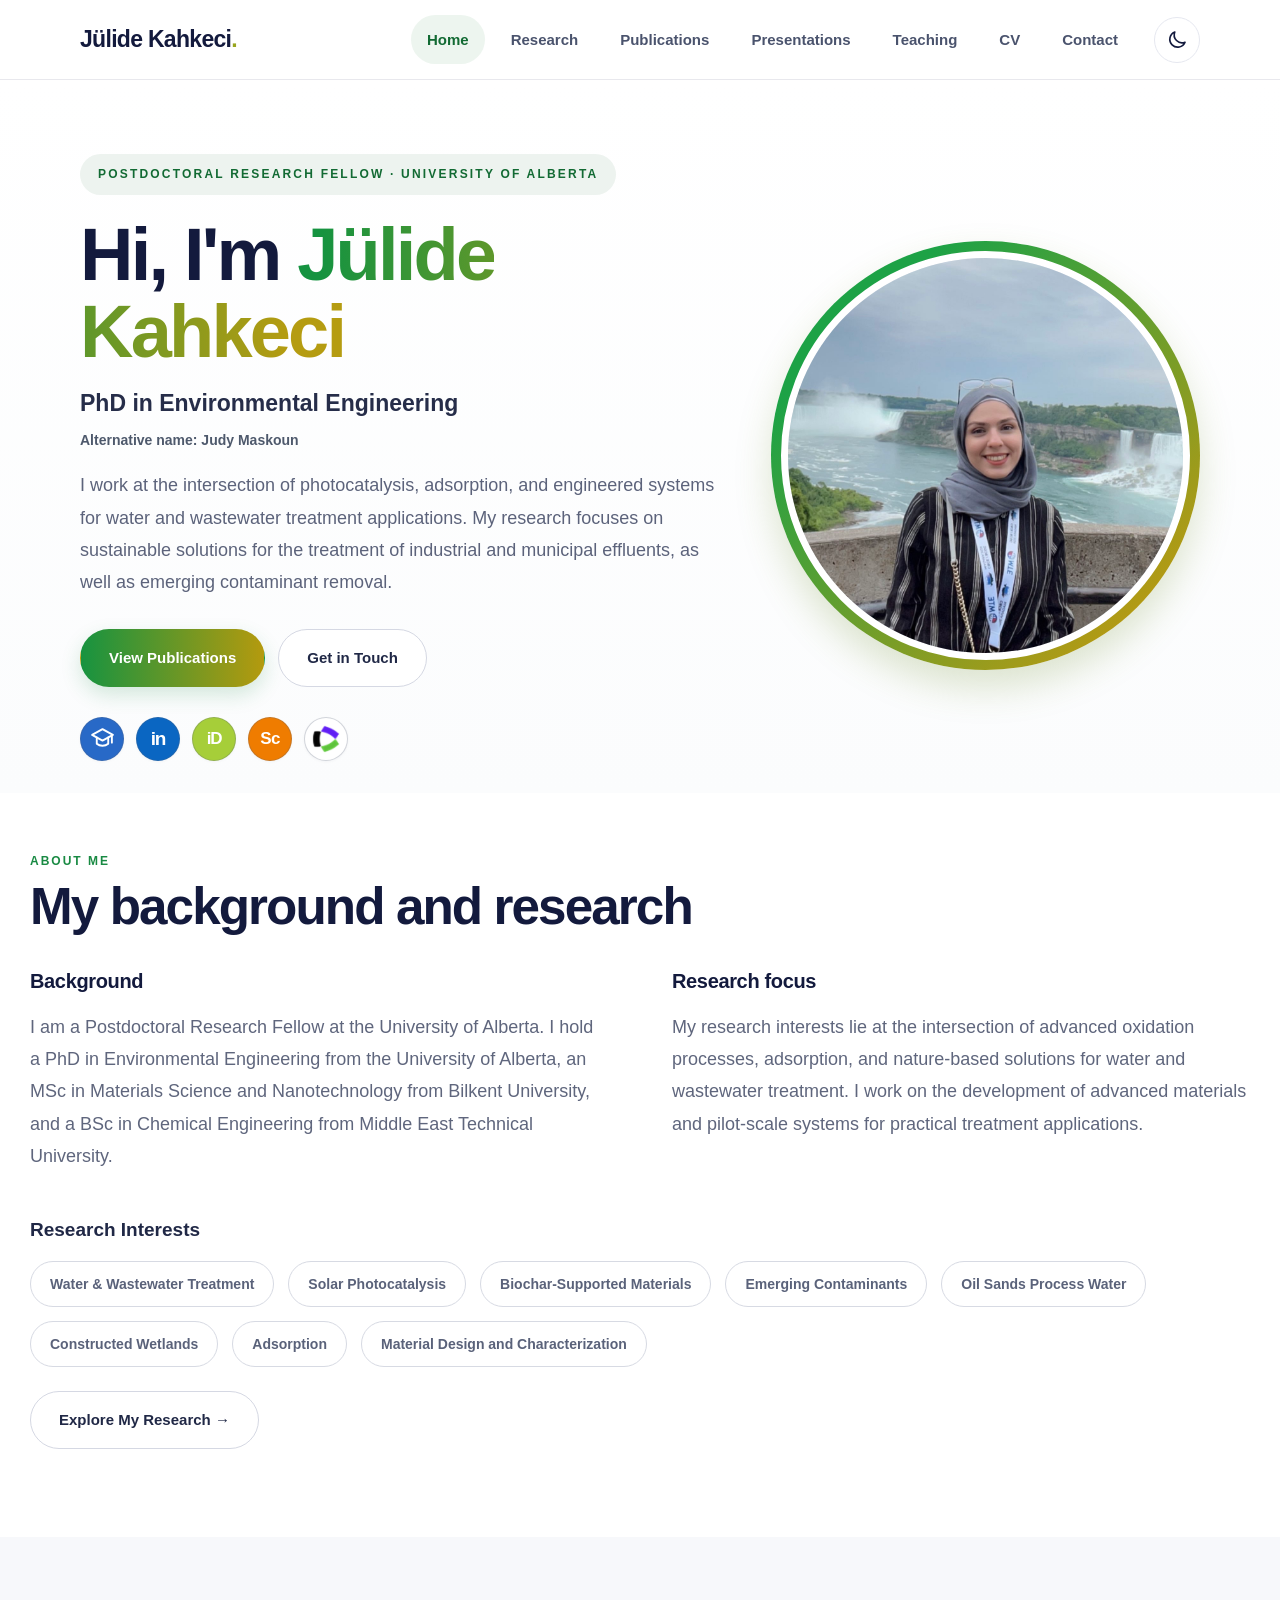
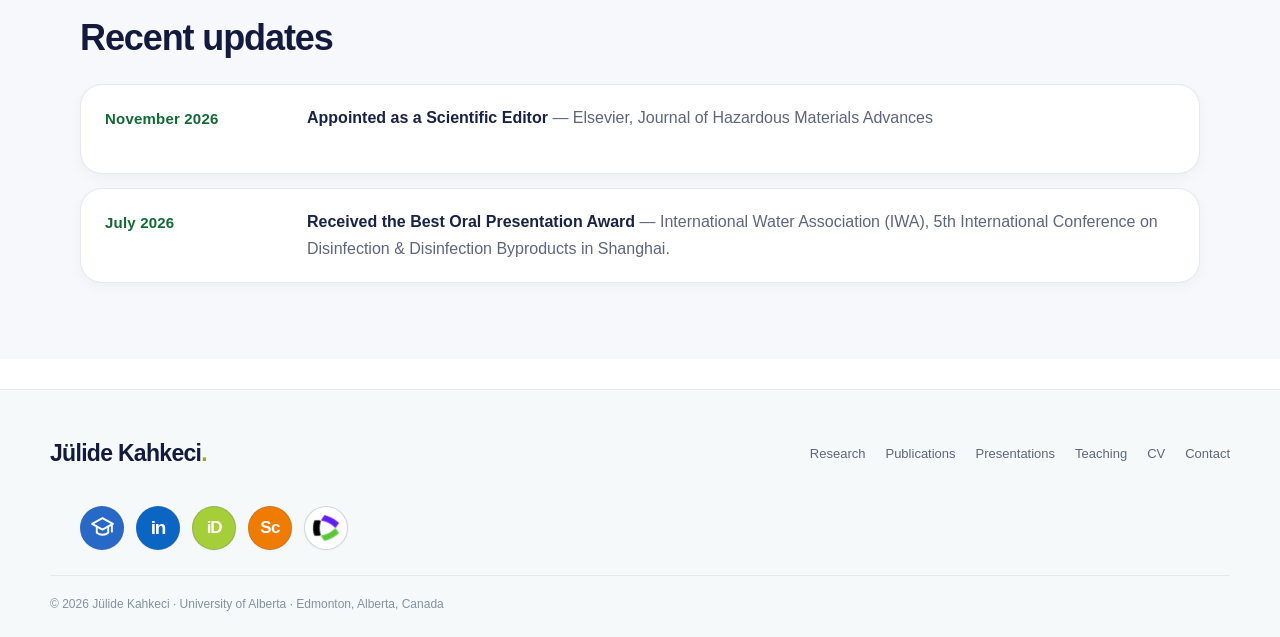
<file: index.html>
<!DOCTYPE html>

<html lang="en"><head><meta charset="utf-8"/><meta content="width=device-width,initial-scale=1" name="viewport"/><meta content="Water and wastewater treatment, biochar and photocatalysis." name="description"/><meta content="#ffffff" name="theme-color"/><meta content="Home — Jülide Kahkeci" property="og:title"/><meta content="Water and wastewater treatment, biochar and photocatalysis." property="og:description"/><meta content="website" property="og:type"/><title>Home — Jülide Kahkeci</title><script>try{const p=localStorage.getItem("julide-site-theme");const dark=p==="dark"||(p!=="light"&&window.matchMedia("(prefers-color-scheme: dark)").matches);document.documentElement.dataset.theme=dark?"dark":"light"}catch(e){document.documentElement.dataset.theme="light"}</script><link href="./assets/style.css" rel="stylesheet"/><link href="./assets/site-refinements.css" rel="stylesheet"/><link href="./assets/favicon.svg" rel="icon" type="image/svg+xml"/><link href="./assets/home-research-controls.css" rel="stylesheet"/></head><body data-page="home"><a class="skip" href="#main">Skip to content</a><header class="site-header"><div class="container header-in"><a class="logo" href="./">Jülide Kahkeci<span>.</span></a><button aria-controls="site-nav" aria-expanded="false" aria-label="Toggle menu" class="menu-toggle">☰</button><nav aria-label="Main navigation" id="site-nav"><a aria-current="page" class="active" href="./">Home</a><a class="" href="./research/">Research</a><a class="" href="./publications/">Publications</a><a class="" href="./presentations/">Presentations</a><a class="" href="./teaching/">Teaching</a><a class="" href="./cv/">CV</a><a class="" href="./contact/">Contact</a></nav><button aria-label="Switch to dark mode" aria-pressed="false" class="theme-toggle" title="Switch to dark mode" type="button"><svg aria-hidden="true" class="theme-icon theme-icon-moon" fill="none" stroke="currentColor" stroke-linecap="round" stroke-linejoin="round" stroke-width="1.9" viewbox="0 0 24 24"><path d="M20.6 15.1A9 9 0 0 1 8.9 3.4a9 9 0 1 0 11.7 11.7Z"></path></svg><svg aria-hidden="true" class="theme-icon theme-icon-sun" fill="none" stroke="currentColor" stroke-linecap="round" stroke-linejoin="round" stroke-width="1.9" viewbox="0 0 24 24"><circle cx="12" cy="12" r="4"></circle><path d="M12 2v2m0 16v2M4.93 4.93l1.42 1.42m11.3 11.3 1.42 1.42M2 12h2m16 0h2M4.93 19.07l1.42-1.42m11.3-11.3 1.42-1.42"></path></svg></button></div></header><main id="main"><section class="hero hero-academic"><div class="container"><div class="hero-layout"><div class="hero-copy"><div class="eyebrow">POSTDOCTORAL RESEARCH FELLOW · UNIVERSITY OF ALBERTA</div><h1>Hi, I'm <span class="name-accent">Jülide Kahkeci</span></h1><p class="hero-title">PhD in Environmental Engineering</p><p class="alternate-name"><strong>Alternative name: Judy Maskoun</strong></p><p class="lead">I work at the intersection of photocatalysis, adsorption, and engineered treatment systems for water and wastewater applications. My research focuses on sustainable solutions for the treatment of industrial and municipal effluents, as well as emerging contaminant removal.</p><div class="button-row"><a class="btn gradient" href="./publications/">View Publications</a><a class="btn outline" href="./contact/">Get in Touch</a></div><div class="hero-profiles"><div aria-label="Academic profiles" class="profile-links"><div aria-label="Academic profile links" class="profile-icon-list"><a aria-label="Google Scholar" class="profile-icon profile-scholar" href="https://scholar.google.ca/citations?user=53lfFYoAAAAJ&amp;hl=en&amp;oi=ao" rel="noopener noreferrer" target="_blank" title="Google Scholar"><span aria-hidden="true" class="icon-symbol"><svg viewbox="0 0 24 24"><path d="M2 8.5 12 3l10 5.5-10 5.5z"></path><path d="M6.5 11v6c3 2.6 8 2.6 11 0v-6"></path><path d="M21 9v7"></path></svg></span></a><a aria-label="LinkedIn" class="profile-icon profile-linkedin" href="https://www.linkedin.com/in/judy-maskoun-kahkeci/" rel="noopener noreferrer" target="_blank" title="LinkedIn"><span aria-hidden="true" class="icon-symbol">in</span></a><a aria-label="ORCID" class="profile-icon profile-orcid" href="https://orcid.org/0000-0002-6575-7704" rel="noopener noreferrer" target="_blank" title="ORCID"><span aria-hidden="true" class="icon-symbol">iD</span></a><a aria-label="Scopus" class="profile-icon profile-scopus" href="https://www.scopus.com/authid/detail.uri?authorId=58640732800" rel="noopener noreferrer" target="_blank" title="Scopus"><span aria-hidden="true" class="icon-symbol">S</span></a><a aria-label="Web of Science" class="profile-icon profile-wos" href="https://www.webofscience.com/wos/author/record/3866087?state=%7B%7D" rel="noopener noreferrer" target="_blank" title="Web of Science"><span aria-hidden="true" class="icon-symbol"><img alt="" height="32" src="./assets/icons/web-of-science.png?v=20261024b" width="32"/></span></a></div></div></div></div><div class="hero-portrait-wrap"><div class="hero-portrait-ring"><div class="hero-portrait"><img alt="Portrait of Jülide Kahkeci" src="./assets/uploads/julide-profile.jpg"/></div></div></div></div><div class="stats stats-academic" hidden=""><a aria-label="View Publications" class="stat cardlike stat-link" href="./publications/"><div class="stat-num">7</div><div class="stat-label">Publications</div></a><a aria-label="View Talks &amp; Presentations" class="stat cardlike stat-link" href="./presentations/"><div class="stat-num">7</div><div class="stat-label">Talks &amp; Presentations</div></a><a aria-label="View Awards" class="stat cardlike stat-link" href="./cv/#cv-awards"><div class="stat-num">12</div><div class="stat-label">Awards</div></a></div></div></section><section class="section about-academic"><div class="container narrow"><div class="section-heading"><div class="kicker">About Me</div><h2>My background and research</h2></div><div class="about-columns body-text about-text"><div class="about-column"><h3>Background</h3><p>I am a Postdoctoral Research Fellow at the University of Alberta. I hold a PhD in Environmental Engineering from the University of Alberta, an MSc in Materials Science and Nanotechnology from Bilkent University, and a BSc in Chemical Engineering from Middle East Technical University.</p></div><div class="about-column"><h3>Research focus</h3><p>My research interests lie at the intersection of advanced oxidation processes, adsorption, and nature-based solutions for water and wastewater treatment. I work on the development of advanced materials and pilot-scale systems for practical treatment applications.</p></div></div><div class="research-interest-block"><h3>Research Interests</h3><div class="pills interest-pills"><span class="pill">Water &amp; Wastewater Treatment</span><span class="pill">Solar Photocatalysis</span><span class="pill">Biochar-Supported Materials</span><span class="pill">Emerging Contaminants</span><span class="pill">Oil Sands Process Water</span><span class="pill">Constructed Wetlands</span><span class="pill">Adsorption</span><span class="pill">Materials Characterization</span></div><a class="btn outline soft" href="./research/">Explore My Research →</a></div></div></section><section class="section alt updates-section"><div class="container"><div class="section-heading"><h2>Recent updates</h2></div><div class="updates-list"><article class="update-item"><div class="update-date">November 2026</div><div class="update-body"><div class="update-copy"><strong>Appointed as a Scientific Editor</strong> — Elsevier, Journal of Hazardous Materials Advances</div></div></article><a class="update-item clickable-card" href="https://www.iwa-network.org/events/5th-iwa-international-conference-on-disinfection-and-disinfection-by-products" rel="noopener noreferrer" target="_blank"><div class="update-date">July 2026</div><div class="update-body"><div class="update-copy"><strong>Received the Best Oral Presentation Award</strong> — International Water Association (IWA), 5th International Conference on Disinfection &amp; Disinfection Byproducts in Shanghai.</div></div></a></div></div></section></main><footer><div class="container footer-main"><a class="logo" href="./">Jülide Kahkeci<span>.</span></a><div class="footer-links"><a href="./research/">Research</a><a href="./publications/">Publications</a><a href="./presentations/">Presentations</a><a href="./teaching/">Teaching</a><a href="./cv/">CV</a><a href="./contact/">Contact</a></div></div><div class="container footer-profiles"><div aria-label="Connect &amp; discover" class="profile-links"><div aria-label="Academic profile links" class="profile-icon-list"><a aria-label="Google Scholar" class="profile-icon profile-scholar" href="https://scholar.google.ca/citations?user=53lfFYoAAAAJ&amp;hl=en&amp;oi=ao" rel="noopener noreferrer" target="_blank" title="Google Scholar"><span aria-hidden="true" class="icon-symbol"><svg viewbox="0 0 24 24"><path d="M2 8.5 12 3l10 5.5-10 5.5z"></path><path d="M6.5 11v6c3 2.6 8 2.6 11 0v-6"></path><path d="M21 9v7"></path></svg></span></a><a aria-label="LinkedIn" class="profile-icon profile-linkedin" href="https://www.linkedin.com/in/judy-maskoun-kahkeci/" rel="noopener noreferrer" target="_blank" title="LinkedIn"><span aria-hidden="true" class="icon-symbol">in</span></a><a aria-label="ORCID" class="profile-icon profile-orcid" href="https://orcid.org/0000-0002-6575-7704" rel="noopener noreferrer" target="_blank" title="ORCID"><span aria-hidden="true" class="icon-symbol">iD</span></a><a aria-label="Scopus" class="profile-icon profile-scopus" href="https://www.scopus.com/authid/detail.uri?authorId=58640732800" rel="noopener noreferrer" target="_blank" title="Scopus"><span aria-hidden="true" class="icon-symbol">S</span></a><a aria-label="Web of Science" class="profile-icon profile-wos" href="https://www.webofscience.com/wos/author/record/3866087?state=%7B%7D" rel="noopener noreferrer" target="_blank" title="Web of Science"><span aria-hidden="true" class="icon-symbol"><img alt="" height="32" src="./assets/icons/web-of-science.png?v=20261024b" width="32"/></span></a></div></div></div><div class="container footer-bottom">© 2026 Jülide Kahkeci · University of Alberta · Edmonton, Alberta, Canada</div></footer><script defer="" src="./assets/content.js"></script><script defer="" src="./assets/site.js"></script><script defer="" src="./assets/home-research-controls.js"></script></body></html>
</file>
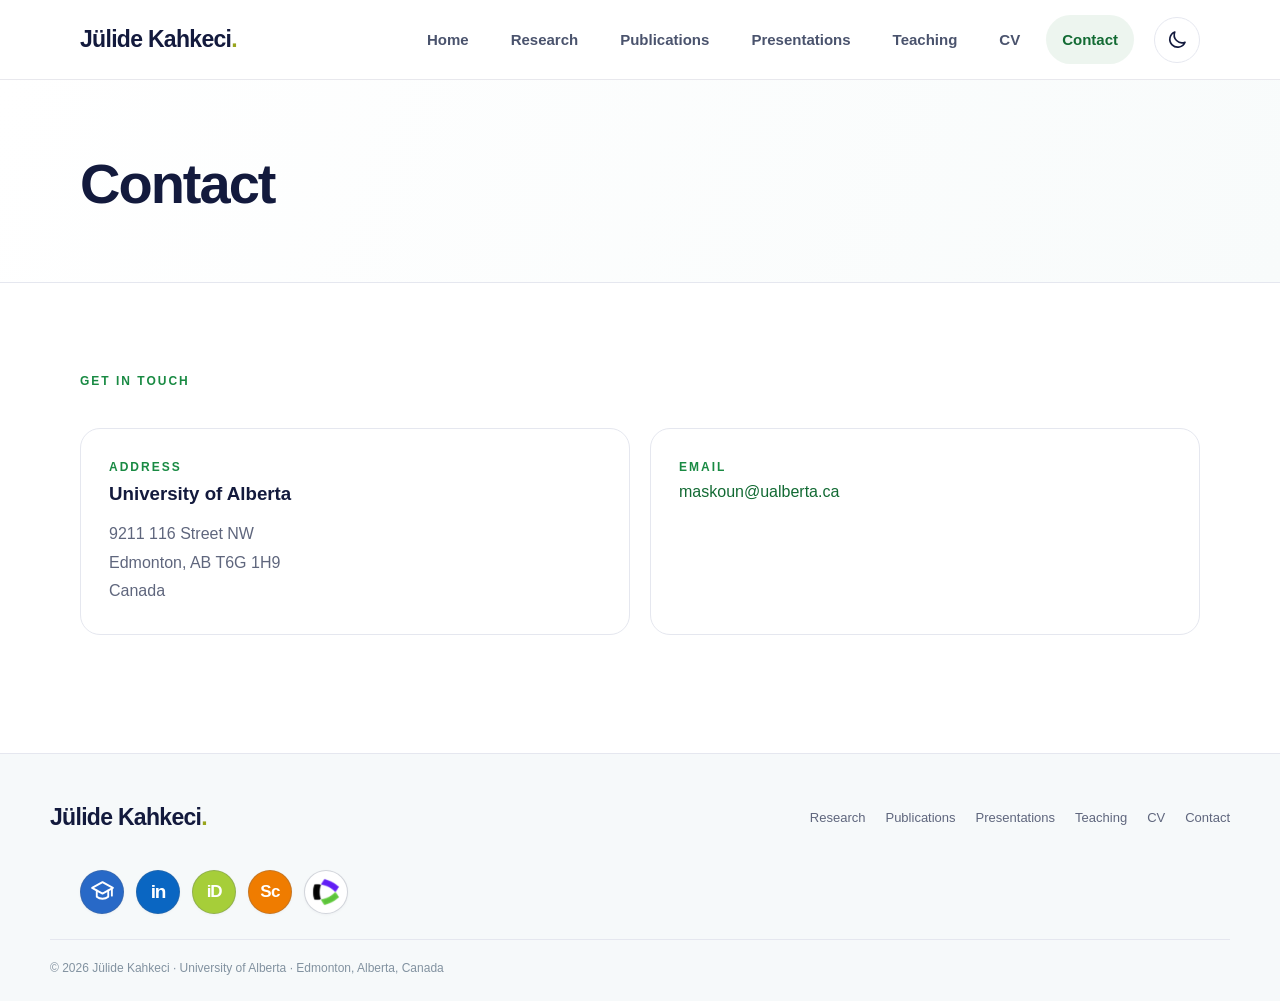
<file: contact/index.html>
<!DOCTYPE html>

<html lang="en"><head><meta charset="utf-8"/><meta content="width=device-width,initial-scale=1" name="viewport"/><meta content="Contact and academic profiles." name="description"/><meta content="#ffffff" name="theme-color"/><meta content="Contact — Jülide Kahkeci" property="og:title"/><meta content="Contact and academic profiles." property="og:description"/><meta content="website" property="og:type"/><title>Contact — Jülide Kahkeci</title><script>try{const p=localStorage.getItem("julide-site-theme");const dark=p==="dark"||(p!=="light"&&window.matchMedia("(prefers-color-scheme: dark)").matches);document.documentElement.dataset.theme=dark?"dark":"light"}catch(e){document.documentElement.dataset.theme="light"}</script><link href="../assets/style.css" rel="stylesheet"/><link href="../assets/site-refinements.css" rel="stylesheet"/><link href="../assets/favicon.svg" rel="icon" type="image/svg+xml"/><style>body[data-page="contact"] .contact-card p.contact-notes{margin-top:10px;line-height:1.7;}</style></head><body data-page="contact"><a class="skip" href="#main">Skip to content</a><header class="site-header"><div class="container header-in"><a class="logo" href="../">Jülide Kahkeci<span>.</span></a><button aria-controls="site-nav" aria-expanded="false" aria-label="Toggle menu" class="menu-toggle">☰</button><nav aria-label="Main navigation" id="site-nav"><a class="" href="../">Home</a><a class="" href="../research/">Research</a><a class="" href="../publications/">Publications</a><a class="" href="../presentations/">Presentations</a><a class="" href="../teaching/">Teaching</a><a class="" href="../cv/">CV</a><a aria-current="page" class="active" href="../contact/">Contact</a></nav><button aria-label="Switch to dark mode" aria-pressed="false" class="theme-toggle" title="Switch to dark mode" type="button"><svg aria-hidden="true" class="theme-icon theme-icon-moon" fill="none" stroke="currentColor" stroke-linecap="round" stroke-linejoin="round" stroke-width="1.9" viewbox="0 0 24 24"><path d="M20.6 15.1A9 9 0 0 1 8.9 3.4a9 9 0 1 0 11.7 11.7Z"></path></svg><svg aria-hidden="true" class="theme-icon theme-icon-sun" fill="none" stroke="currentColor" stroke-linecap="round" stroke-linejoin="round" stroke-width="1.9" viewbox="0 0 24 24"><circle cx="12" cy="12" r="4"></circle><path d="M12 2v2m0 16v2M4.93 4.93l1.42 1.42m11.3 11.3 1.42 1.42M2 12h2m16 0h2M4.93 19.07l1.42-1.42m11.3-11.3 1.42-1.42"></path></svg></button></div></header><main id="main"><div class="page-hero"><div class="container"><h1>Contact</h1></div></div><section class="section"><div class="container"><div class="section-heading"><div class="kicker">Get in touch</div></div><div class="contact-grid"><div class="contact-card" data-contact-card="address"><div class="kicker">Address</div><h3>University of Alberta</h3><p class="address-content">Edmonton, Alberta, Canada</p></div><div class="contact-card" data-contact-card="email"><div class="kicker">Email</div><h3>Professional correspondence</h3><p><a href="mailto:maskoun@ualberta.ca">maskoun@ualberta.ca</a></p></div></div></div></section></main><footer><div class="container footer-main"><a class="logo" href="../">Jülide Kahkeci<span>.</span></a><div class="footer-links"><a href="../research/">Research</a><a href="../publications/">Publications</a><a href="../presentations/">Presentations</a><a href="../teaching/">Teaching</a><a href="../cv/">CV</a><a href="../contact/">Contact</a></div></div><div class="container footer-profiles"><div aria-label="Connect &amp; discover" class="profile-links"><div aria-label="Academic profile links" class="profile-icon-list"><a aria-label="Google Scholar" class="profile-icon profile-scholar" href="https://scholar.google.ca/citations?user=53lfFYoAAAAJ&amp;hl=en&amp;oi=ao" rel="noopener noreferrer" target="_blank" title="Google Scholar"><span aria-hidden="true" class="icon-symbol"><svg viewbox="0 0 24 24"><path d="M2 8.5 12 3l10 5.5-10 5.5z"></path><path d="M6.5 11v6c3 2.6 8 2.6 11 0v-6"></path><path d="M21 9v7"></path></svg></span></a><a aria-label="LinkedIn" class="profile-icon profile-linkedin" href="https://www.linkedin.com/in/judy-maskoun-kahkeci/" rel="noopener noreferrer" target="_blank" title="LinkedIn"><span aria-hidden="true" class="icon-symbol">in</span></a><a aria-label="ORCID" class="profile-icon profile-orcid" href="https://orcid.org/0000-0002-6575-7704" rel="noopener noreferrer" target="_blank" title="ORCID"><span aria-hidden="true" class="icon-symbol">iD</span></a><a aria-label="Scopus" class="profile-icon profile-scopus" href="https://www.scopus.com/authid/detail.uri?authorId=58640732800" rel="noopener noreferrer" target="_blank" title="Scopus"><span aria-hidden="true" class="icon-symbol">S</span></a><a aria-label="Web of Science" class="profile-icon profile-wos" href="https://www.webofscience.com/wos/author/record/3866087?state=%7B%7D" rel="noopener noreferrer" target="_blank" title="Web of Science"><span aria-hidden="true" class="icon-symbol"><img alt="" height="32" src="../assets/icons/web-of-science.png?v=20261024b" width="32"/></span></a></div></div></div><div class="container footer-bottom">© 2026 Jülide Kahkeci · University of Alberta · Edmonton, Alberta, Canada</div></footer><script defer="" src="../assets/content.js"></script><script defer="" src="../assets/site.js"></script></body></html>
</file>
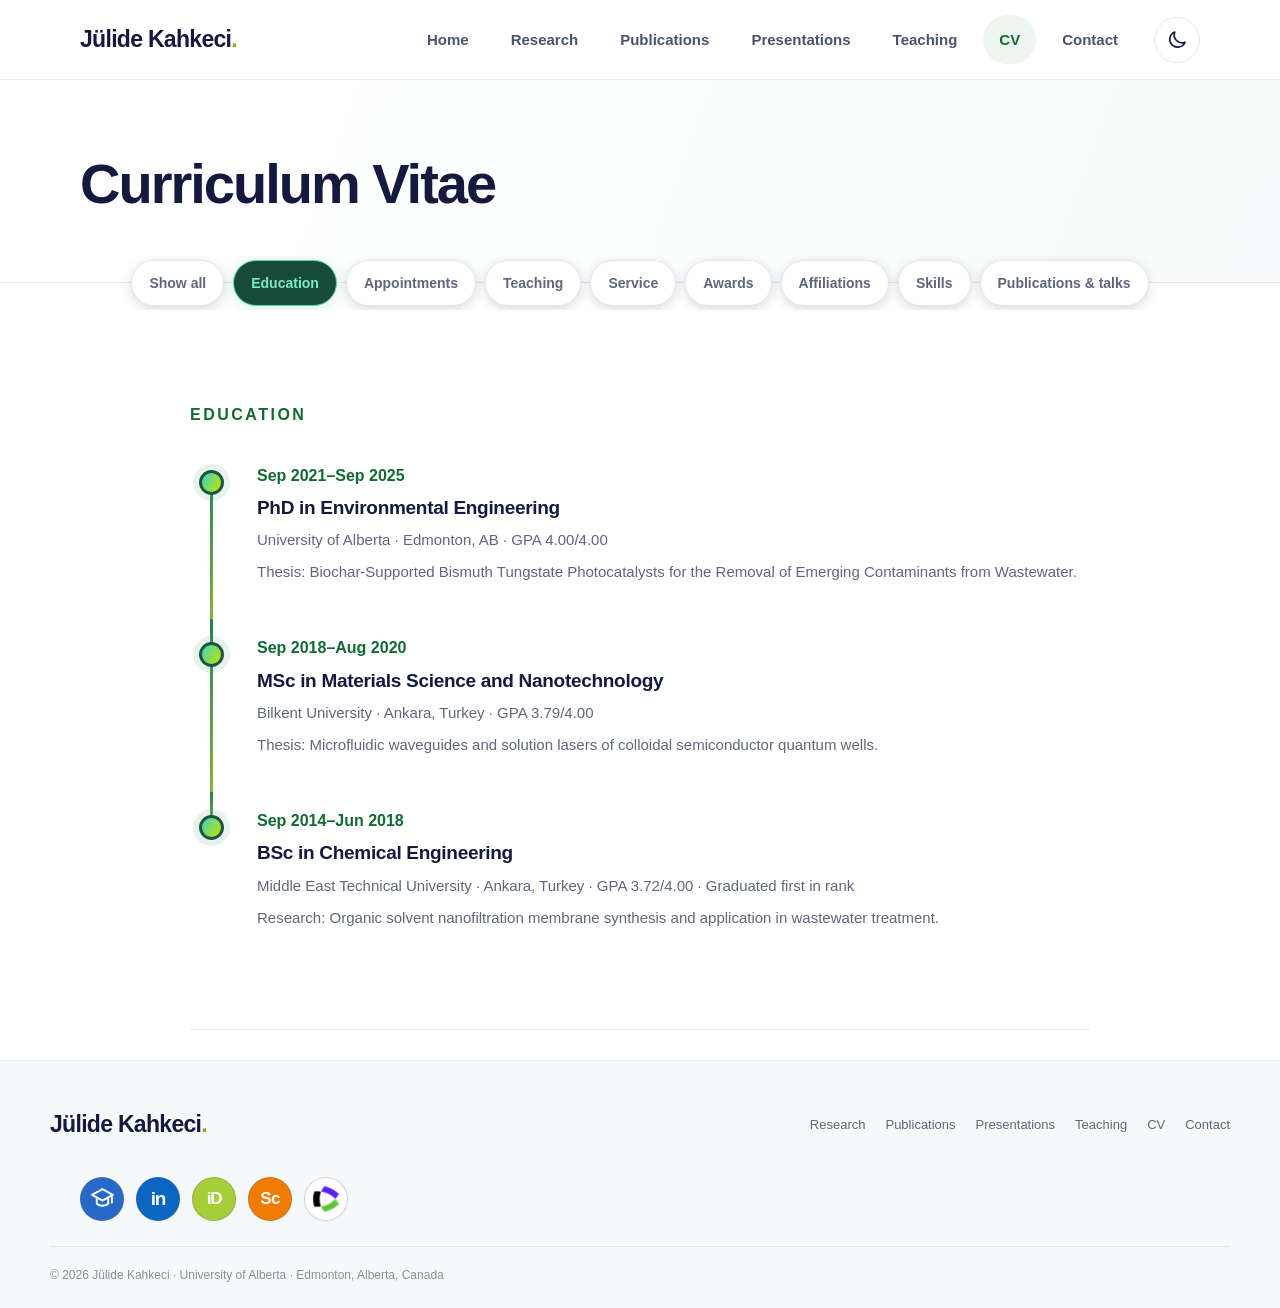
<file: cv/index.html>
<!DOCTYPE html>

<html lang="en"><head><meta charset="utf-8"/><meta content="width=device-width,initial-scale=1" name="viewport"/><meta content="Academic CV." name="description"/><meta content="#ffffff" name="theme-color"/><meta content="CV — Jülide Kahkeci" property="og:title"/><meta content="Academic CV." property="og:description"/><meta content="website" property="og:type"/><title>CV — Jülide Kahkeci</title><script>try{const p=localStorage.getItem("julide-site-theme");const dark=p==="dark"||(p!=="light"&&window.matchMedia("(prefers-color-scheme: dark)").matches);document.documentElement.dataset.theme=dark?"dark":"light"}catch(e){document.documentElement.dataset.theme="light"}</script><link href="../assets/style.css" rel="stylesheet"/><link href="../assets/favicon.svg" rel="icon" type="image/svg+xml"/><link href="../assets/balloon-tabs.css" rel="stylesheet"/><link href="../assets/section-visibility.css" rel="stylesheet"/><link href="../assets/cv-teaching-redesign.css" rel="stylesheet"/><link href="../assets/site-refinements.css" rel="stylesheet"/><link href="../assets/cv-compact-headings.css" rel="stylesheet"/></head><body data-page="cv"><a class="skip" href="#main">Skip to content</a><header class="site-header"><div class="container header-in"><a class="logo" href="../">Jülide Kahkeci<span>.</span></a><button aria-controls="site-nav" aria-expanded="false" aria-label="Toggle menu" class="menu-toggle">☰</button><nav aria-label="Main navigation" id="site-nav"><a class="" href="../">Home</a><a class="" href="../research/">Research</a><a class="" href="../publications/">Publications</a><a class="" href="../presentations/">Presentations</a><a class="" href="../teaching/">Teaching</a><a aria-current="page" class="active" href="../cv/">CV</a><a class="" href="../contact/">Contact</a></nav><button aria-label="Switch to dark mode" aria-pressed="false" class="theme-toggle" title="Switch to dark mode" type="button"><svg aria-hidden="true" class="theme-icon theme-icon-moon" fill="none" stroke="currentColor" stroke-linecap="round" stroke-linejoin="round" stroke-width="1.9" viewbox="0 0 24 24"><path d="M20.6 15.1A9 9 0 0 1 8.9 3.4a9 9 0 1 0 11.7 11.7Z"></path></svg><svg aria-hidden="true" class="theme-icon theme-icon-sun" fill="none" stroke="currentColor" stroke-linecap="round" stroke-linejoin="round" stroke-width="1.9" viewbox="0 0 24 24"><circle cx="12" cy="12" r="4"></circle><path d="M12 2v2m0 16v2M4.93 4.93l1.42 1.42m11.3 11.3 1.42 1.42M2 12h2m16 0h2M4.93 19.07l1.42-1.42m11.3-11.3 1.42-1.42"></path></svg></button></div></header><main id="main"><div class="page-hero"><div class="container"><h1>Curriculum Vitae</h1></p><a class="btn" id="cv-download-link" href="../assets/documents/julide-kahkeci-cv.pdf" download="Julide-Kahkeci-CV.pdf">Download CV (PDF) ↓</a></div></div><div class="section-balloon-bar"><nav aria-label="CV sections" class="section-pill-nav" data-section-picker="cv"></nav></div><div class="container narrow"><section class="cv-section" id="cv-education"><div class="section-heading"><div class="kicker">Education</div><h2>Education</h2></div><div class="timeline-entry"><div class="timeline-date">Sep 2021–Sep 2025</div><div class="timeline-body"><h3>PhD in Environmental Engineering</h3><div class="timeline-detail"><p>University of Alberta · Edmonton, AB · GPA 4.00/4.00</p><p>Thesis: Biochar-Supported Bismuth Tungstate Photocatalysts for the Removal of Emerging Contaminants from Wastewater.</p></div></div></div><div class="timeline-entry"><div class="timeline-date">Sep 2018–Aug 2020</div><div class="timeline-body"><h3>MSc in Materials Science and Nanotechnology</h3><div class="timeline-detail"><p>Bilkent University · Ankara, Turkey · GPA 3.79/4.00</p><p>Thesis: Microfluidic waveguides and solution lasers of colloidal semiconductor quantum wells.</p></div></div></div><div class="timeline-entry"><div class="timeline-date">Sep 2014–Jun 2018</div><div class="timeline-body"><h3>BSc in Chemical Engineering</h3><div class="timeline-detail"><p>Middle East Technical University · Ankara, Turkey · GPA 3.72/4.00 · Graduated first in rank</p><p>Research: Organic solvent nanofiltration membrane synthesis and application in wastewater treatment.</p></div></div></div></section><section class="cv-section cv-appointments" id="cv-appointments"><div class="section-heading"><div class="kicker">Academic Appointments</div><h2>Academic &amp; professional appointments</h2></div><div class="timeline-entry"><div class="timeline-date">Nov 2025–Present</div><div class="timeline-body"><h3>Postdoctoral Research Fellow, Water and Wastewater Treatment</h3><div class="timeline-detail"><p>University of Alberta · Edmonton, AB</p><p>Research forestry-waste biochar for oil sands process water in pilot-scale columns and constructed wetlands; develop solar/UV-driven photocatalytic reactors and biochar/hydrochar adsorbents. Co-supervise three PhD students and collaborate with industry partners.</p></div></div></div><div class="timeline-entry"><div class="timeline-date">Sep 2021–Sep 2025</div><div class="timeline-body"><h3>Graduate Research Assistant, Water and Wastewater Treatment</h3><div class="timeline-detail"><p>University of Alberta · Edmonton, AB</p><p>Designed and characterized biochar-supported photocatalysts, assessed toxicity and leaching in real water matrices, developed HPLC methods, and achieved a 74-fold improvement in photocatalytic activity.</p></div></div></div><div class="timeline-entry"><div class="timeline-date">Sep 2020–Aug 2021</div><div class="timeline-body"><h3>Graduate Research Assistant, Green Hydrogen Production</h3><div class="timeline-detail"><p>King Abdullah University of Science and Technology · Jeddah, Saudi Arabia</p><p>Evaluated solar- and wind-powered PEM and alkaline electrolysis using mass and energy balances and techno-economic assessment.</p></div></div></div><div class="timeline-entry"><div class="timeline-date">Sep 2018–Aug 2020</div><div class="timeline-body"><h3>Graduate Research Assistant, Microfluidics</h3><div class="timeline-detail"><p>Bilkent University · Ankara, Turkey</p><p>Designed and fabricated microfluidic lasers and waveguides using colloidal semiconductor quantum wells.</p></div></div></div><div class="timeline-entry"><div class="timeline-date">Sep 2017–Aug 2018</div><div class="timeline-body"><h3>Undergraduate Research Assistant, Chemical Engineering</h3><div class="timeline-detail"><p>Middle East Technical University · Ankara, Turkey</p><p>Fabricated cellulose membranes for organic solvent nanofiltration and industrial wastewater applications.</p></div></div></div></section><section class="cv-section" id="cv-teaching"><div class="section-heading"><div class="kicker">Teaching</div><h2>University instruction and mentorship</h2></div><div class="timeline-entry"><div class="timeline-date">Starting Jan 2027</div><div class="timeline-body"><h3>Assistant Lecturer — Faculty of Engineering</h3><div class="timeline-detail"><p>University of Alberta</p><p>Upcoming appointment beginning January 2027.</p></div></div></div><div class="timeline-entry"><div class="timeline-date">Jan–Apr 2025</div><div class="timeline-body"><h3>Course Instructor — CIV E 429, Environmental Engineering Design</h3><div class="timeline-detail"><p>University of Alberta</p><p>Senior undergraduate course in drinking water and wastewater treatment facility design for indirect potable reuse; included field trips, design projects, technical reports, and presentations.</p></div></div></div><div class="timeline-entry"><div class="timeline-date">Fall 2024</div><div class="timeline-body"><h3>Biological Processes (ENV E 324)</h3><div class="timeline-detail"><p>University of Alberta</p><p>Graduate teaching assistant.</p></div></div></div><div class="timeline-entry"><div class="timeline-date">Fall 2024</div><div class="timeline-body"><h3>Environmental Chemistry (ENV E 220)</h3><div class="timeline-detail"><p>University of Alberta</p><p>Graduate teaching assistant.</p></div></div></div><div class="timeline-entry"><div class="timeline-date">Fall 2024</div><div class="timeline-body"><h3>Environmental Water Quality Management (CIV E 525)</h3><div class="timeline-detail"><p>University of Alberta</p><p>Graduate teaching assistant.</p></div></div></div><div class="timeline-entry"><div class="timeline-date">Winter 2023 &amp; 2024</div><div class="timeline-body"><h3>Principles of Environmental Modelling and Risk (CIV E 321)</h3><div class="timeline-detail"><p>University of Alberta</p><p>Graduate teaching assistant.</p></div></div></div><div class="timeline-entry"><div class="timeline-date">Winter 2023 &amp; 2024</div><div class="timeline-body"><h3>Chemical and Physical Processes (ENV E 325)</h3><div class="timeline-detail"><p>University of Alberta</p><p>Graduate teaching assistant.</p></div></div></div><div class="timeline-entry"><div class="timeline-date">Fall 2023</div><div class="timeline-body"><h3>Fluid Mechanics (CIV E 330)</h3><div class="timeline-detail"><p>University of Alberta</p><p>Graduate teaching assistant.</p></div></div></div><div class="timeline-entry"><div class="timeline-date">Fall 2023</div><div class="timeline-body"><h3>Municipal Systems (CIV E 421)</h3><div class="timeline-detail"><p>University of Alberta</p><p>Graduate teaching assistant.</p></div></div></div><div class="timeline-entry"><div class="timeline-date">Apr 2026</div><div class="timeline-body"><h3>Graduate Teaching and Learning Program — Level 3</h3><div class="timeline-detail"><p>University of Alberta</p><p>Pedagogy and Course Design.</p></div></div></div><div class="timeline-entry"><div class="timeline-date">Jan 2026</div><div class="timeline-body"><h3>Graduate Teaching and Learning Program — Level 1</h3><div class="timeline-detail"><p>University of Alberta</p><p>Foundations.</p></div></div></div></section><section class="cv-section" id="cv-service"><div class="section-heading"><div class="kicker">Service</div><h2>Service</h2></div><div class="timeline-entry"><div class="timeline-date">2026–Present</div><div class="timeline-body"><h3>Peer Reviewer</h3><div class="timeline-detail"><p>Processes, Applied Sciences, Water, Environment</p></div></div></div><div class="timeline-entry"><div class="timeline-date">2026–Present</div><div class="timeline-body"><h3>Publishing Team Lead</h3><div class="timeline-detail"><p>2027 IWA Young Water Professionals Canada Conference</p></div></div></div><div class="timeline-entry"><div class="timeline-date">Aug 2026</div><div class="timeline-body"><h3>Oral Presentation and Poster Judge</h3><div class="timeline-detail"><p>Faculty of Engineering Graduate Research Symposium</p></div></div></div><div class="timeline-entry"><div class="timeline-date">Jul 2026</div><div class="timeline-body"><h3>Volunteer</h3><div class="timeline-detail"><p>5th International Conference on Disinfection &amp; Disinfection Byproducts</p></div></div></div></section><section class="cv-section" id="cv-awards"><div class="section-heading"><div class="kicker">Awards</div><h2>Awards &amp; scholarships</h2></div><ul class="plain-list"><li><span class="list-year">Jul 2026</span><strong>Best Oral Presentation Award, 5th International Conference on Disinfection &amp; Disinfection Byproducts</strong></li><li><span class="list-year">Jun 2026</span><strong>Graduate Student Association Academic Travel Grant</strong> — $500</li><li><span class="list-year">May 2026</span><strong>Future Energy Systems: Graduate Student and Postdoctoral Scholar Opportunity Award</strong> — $2,500</li><li><span class="list-year">May 2026</span><strong>Postdoctoral Fellows Association Travel Award</strong> — $500</li><li><span class="list-year">Nov 2025</span><strong>Highly Qualified Professional, Canada First Research Excellence Fund</strong> — $60,000</li><li><span class="list-year">Sep 2024</span><strong>Alberta Innovates Graduate Student Scholarship</strong> — $30,000</li><li><span class="list-year">Sep 2024</span><strong>Alberta Graduate Excellence Scholarship</strong> — $12,000</li><li><span class="list-year">Sep 2024</span><strong>Gordon R Finch Memorial Graduate Scholarship in Environmental Engineering</strong> — $2,700</li><li><span class="list-year">Sep 2024</span><strong>Jacob H Masliyah Graduate Award in Oil Sands Engineering</strong> — $2,000</li><li><span class="list-year">Sep 2021</span><strong>University of Alberta Graduate Recruitment Scholarship</strong></li><li><span class="list-year">Sep 2018</span><strong>Bilkent UNAM Graduate Scholarship</strong></li><li><span class="list-year">Jun 2018</span><strong>Middle East Technical University: First in rank certificate</strong></li></ul></section><section class="cv-section" id="cv-affiliations"><div class="section-heading"><div class="kicker">Affiliations</div><h2>Professional affiliations</h2></div><div class="timeline-entry"><div class="timeline-date">May 2026</div><div class="timeline-body"><h3>Engineer-in-Training (E.I.T.)</h3><div class="timeline-detail"><p>Association of Professional Engineers and Geoscientists of Alberta</p></div></div></div><div class="timeline-entry"><div class="timeline-date">May 2025</div><div class="timeline-body"><h3>Young Water Professional</h3><div class="timeline-detail"><p>International Water Association Canada</p></div></div></div></section><section class="cv-section" id="cv-skills"><div class="section-heading"><div class="kicker">Technical Skills</div><h2>Software &amp; analytical expertise</h2></div><ul class="plain-list"><li>Modelling: Aspen Plus, Aspen HYSYS, BioWin, SolidWorks, WaterGEMS</li><li>Data analysis: MATLAB, R, Mathcad, Origin</li><li>Analytical methods: HPLC, UV–Vis, TOC, COD, ion chromatography, water-quality analyses</li><li>Characterization: XRD, XPS, FTIR, SEM, TEM, EIS, EPR, diffuse reflectance</li><li>Languages: English, Arabic, Turkish</li></ul></section><section class="cv-section" id="cv-scholarly"><div class="section-heading"><div class="kicker">Publications and Presentations</div><h2>Publications &amp; presentations</h2></div><p>7 peer-reviewed publications · 7 conference presentations · 2 submitted manuscripts · 6 manuscripts in preparation.</p><p><a href="../publications/">View publications →</a> · <a href="../presentations/">View presentations →</a></p></section></div></main><footer><div class="container footer-main"><a class="logo" href="../">Jülide Kahkeci<span>.</span></a><div class="footer-links"><a href="../research/">Research</a><a href="../publications/">Publications</a><a href="../presentations/">Presentations</a><a href="../teaching/">Teaching</a><a href="../cv/">CV</a><a href="../contact/">Contact</a></div></div><div class="container footer-profiles"><div aria-label="Connect &amp; discover" class="profile-links"><div aria-label="Academic profile links" class="profile-icon-list"><a aria-label="Google Scholar" class="profile-icon profile-scholar" href="https://scholar.google.ca/citations?user=53lfFYoAAAAJ&amp;hl=en&amp;oi=ao" rel="noopener noreferrer" target="_blank" title="Google Scholar"><span aria-hidden="true" class="icon-symbol"><svg viewbox="0 0 24 24"><path d="M2 8.5 12 3l10 5.5-10 5.5z"></path><path d="M6.5 11v6c3 2.6 8 2.6 11 0v-6"></path><path d="M21 9v7"></path></svg></span></a><a aria-label="LinkedIn" class="profile-icon profile-linkedin" href="https://www.linkedin.com/in/judy-maskoun-kahkeci/" rel="noopener noreferrer" target="_blank" title="LinkedIn"><span aria-hidden="true" class="icon-symbol">in</span></a><a aria-label="ORCID" class="profile-icon profile-orcid" href="https://orcid.org/0000-0002-6575-7704" rel="noopener noreferrer" target="_blank" title="ORCID"><span aria-hidden="true" class="icon-symbol">iD</span></a><a aria-label="Scopus" class="profile-icon profile-scopus" href="https://www.scopus.com/authid/detail.uri?authorId=58640732800" rel="noopener noreferrer" target="_blank" title="Scopus"><span aria-hidden="true" class="icon-symbol">S</span></a><a aria-label="Web of Science" class="profile-icon profile-wos" href="https://www.webofscience.com/wos/author/record/3866087?state=%7B%7D" rel="noopener noreferrer" target="_blank" title="Web of Science"><span aria-hidden="true" class="icon-symbol"><img alt="" height="32" src="../assets/icons/web-of-science.png?v=20261024b" width="32"/></span></a></div></div></div><div class="container footer-bottom">© 2026 Jülide Kahkeci · University of Alberta · Edmonton, Alberta, Canada</div></footer><script defer="" src="../assets/content.js"></script><script defer="" src="../assets/site.js"></script><script defer="" src="../assets/balloon-tabs.js"></script><script defer="" src="../assets/section-visibility.js"></script></body></html>
</file>
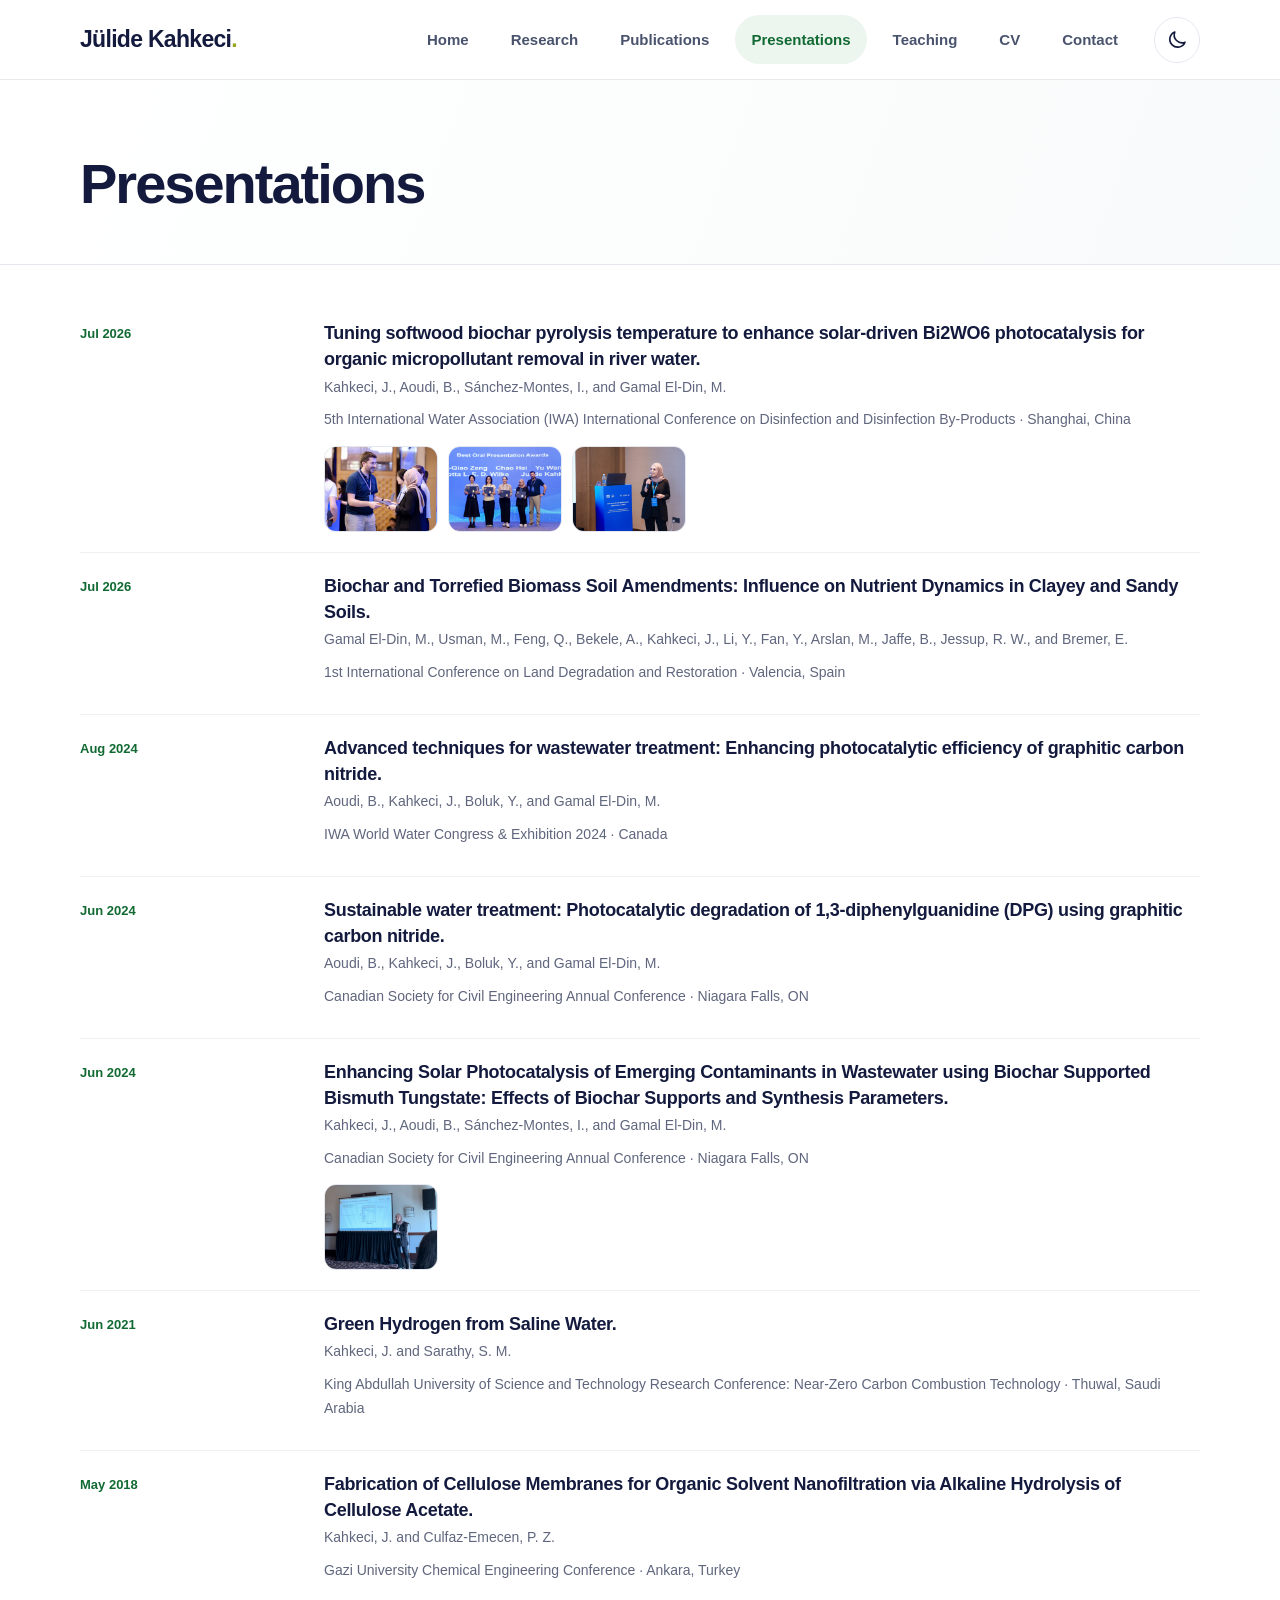
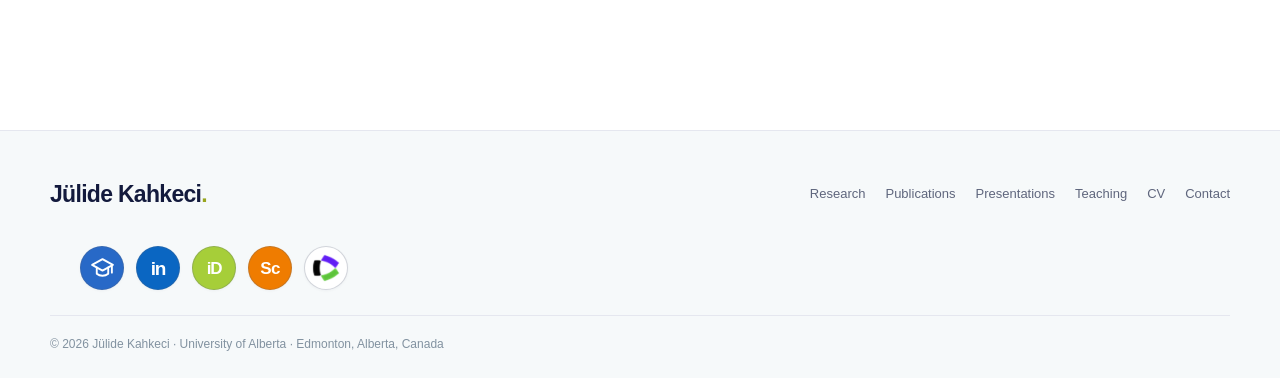
<file: presentations/index.html>
<!DOCTYPE html>

<html lang="en"><head><meta charset="utf-8"/><meta content="width=device-width,initial-scale=1" name="viewport"/><meta content="Conference presentations." name="description"/><meta content="#ffffff" name="theme-color"/><meta content="Presentations — Jülide Kahkeci" property="og:title"/><meta content="Conference presentations." property="og:description"/><meta content="website" property="og:type"/><title>Presentations — Jülide Kahkeci</title><script>try{const p=localStorage.getItem("julide-site-theme");const dark=p==="dark"||(p!=="light"&&window.matchMedia("(prefers-color-scheme: dark)").matches);document.documentElement.dataset.theme=dark?"dark":"light"}catch(e){document.documentElement.dataset.theme="light"}</script><link href="../assets/style.css" rel="stylesheet"/><link href="../assets/site-refinements.css" rel="stylesheet"/><link href="../assets/title-spacing-fix.css" rel="stylesheet"/><link href="../assets/favicon.svg" rel="icon" type="image/svg+xml"/></head><body data-page="presentations"><a class="skip" href="#main">Skip to content</a><header class="site-header"><div class="container header-in"><a class="logo" href="../">Jülide Kahkeci<span>.</span></a><button aria-controls="site-nav" aria-expanded="false" aria-label="Toggle menu" class="menu-toggle">☰</button><nav aria-label="Main navigation" id="site-nav"><a class="" href="../">Home</a><a class="" href="../research/">Research</a><a class="" href="../publications/">Publications</a><a aria-current="page" class="active" href="../presentations/">Presentations</a><a class="" href="../teaching/">Teaching</a><a class="" href="../cv/">CV</a><a class="" href="../contact/">Contact</a></nav><button aria-label="Switch to dark mode" aria-pressed="false" class="theme-toggle" title="Switch to dark mode" type="button"><svg aria-hidden="true" class="theme-icon theme-icon-moon" fill="none" stroke="currentColor" stroke-linecap="round" stroke-linejoin="round" stroke-width="1.9" viewbox="0 0 24 24"><path d="M20.6 15.1A9 9 0 0 1 8.9 3.4a9 9 0 1 0 11.7 11.7Z"></path></svg><svg aria-hidden="true" class="theme-icon theme-icon-sun" fill="none" stroke="currentColor" stroke-linecap="round" stroke-linejoin="round" stroke-width="1.9" viewbox="0 0 24 24"><circle cx="12" cy="12" r="4"></circle><path d="M12 2v2m0 16v2M4.93 4.93l1.42 1.42m11.3 11.3 1.42 1.42M2 12h2m16 0h2M4.93 19.07l1.42-1.42m11.3-11.3 1.42-1.42"></path></svg></button></div></header><main id="main"><div class="page-hero"><div class="container"><h1>Presentations</h1></div></div><section class="section"><div class="container"><div aria-hidden="true" class="section-heading" hidden=""></div><div class="timeline-entry"><div class="timeline-date">Jul 2026</div><div class="timeline-body"><h3>Tuning softwood biochar pyrolysis temperature to enhance solar-driven Bi2WO6 photocatalysis for organic micropollutant removal in river water.</h3><div class="timeline-detail"><p>Kahkeci, J., Aoudi, B., Sánchez-Montes, I., and Gamal El-Din, M.</p><p>5th International Water Association (IWA) International Conference on Disinfection and Disinfection By-Products · Shanghai, China</p></div></div></div><div class="timeline-entry"><div class="timeline-date">Jul 2026</div><div class="timeline-body"><h3>Biochar and Torrefied Biomass Soil Amendments: Influence on Nutrient Dynamics in Clayey and Sandy Soils.</h3><div class="timeline-detail"><p>Gamal El-Din, M., Usman, M., Feng, Q., Bekele, A., Kahkeci, J., Li, Y., Fan, Y., Arslan, M., Jaffe, B., Jessup, R. W., and Bremer, E.</p><p>1st International Conference on Land Degradation and Restoration · Valencia, Spain</p></div></div></div><div class="timeline-entry"><div class="timeline-date">Aug 2024</div><div class="timeline-body"><h3>Advanced techniques for wastewater treatment: Enhancing photocatalytic efficiency of graphitic carbon nitride.</h3><div class="timeline-detail"><p>Aoudi, B., Kahkeci, J., Boluk, Y., and Gamal El-Din, M.</p><p>IWA World Water Congress &amp; Exhibition 2024 · Canada</p></div></div></div><div class="timeline-entry"><div class="timeline-date">Jun 2024</div><div class="timeline-body"><h3>Sustainable water treatment: Photocatalytic degradation of 1,3-diphenylguanidine (DPG) using graphitic carbon nitride.</h3><div class="timeline-detail"><p>Aoudi, B., Kahkeci, J., Boluk, Y., and Gamal El-Din, M.</p><p>Canadian Society for Civil Engineering Annual Conference · Niagara Falls, ON</p></div></div></div><div class="timeline-entry"><div class="timeline-date">Jun 2024</div><div class="timeline-body"><h3>Enhancing Solar Photocatalysis of Emerging Contaminants in Wastewater using Biochar Supported Bismuth Tungstate: Effects of Biochar Supports and Synthesis Parameters.</h3><div class="timeline-detail"><p>Kahkeci, J., Aoudi, B., Sánchez-Montes, I., and Gamal El-Din, M.</p><p>Canadian Society for Civil Engineering Annual Conference · Niagara Falls, ON</p></div></div></div><div class="timeline-entry"><div class="timeline-date">Jun 2021</div><div class="timeline-body"><h3>Green Hydrogen from Saline Water.</h3><div class="timeline-detail"><p>Kahkeci, J. and Sarathy, S. M.</p><p>King Abdullah University of Science and Technology Research Conference: Near-Zero Carbon Combustion Technology · Thuwal, Saudi Arabia</p></div></div></div><div class="timeline-entry"><div class="timeline-date">May 2018</div><div class="timeline-body"><h3>Fabrication of Cellulose Membranes for Organic Solvent Nanofiltration via Alkaline Hydrolysis of Cellulose Acetate.</h3><div class="timeline-detail"><p>Kahkeci, J. and Culfaz-Emecen, P. Z.</p><p>Gazi University Chemical Engineering Conference · Ankara, Turkey</p></div></div></div></div></section></main><footer><div class="container footer-main"><a class="logo" href="../">Jülide Kahkeci<span>.</span></a><div class="footer-links"><a href="../research/">Research</a><a href="../publications/">Publications</a><a href="../presentations/">Presentations</a><a href="../teaching/">Teaching</a><a href="../cv/">CV</a><a href="../contact/">Contact</a></div></div><div class="container footer-profiles"><div aria-label="Connect &amp; discover" class="profile-links"><div aria-label="Academic profile links" class="profile-icon-list"><a aria-label="Google Scholar" class="profile-icon profile-scholar" href="https://scholar.google.ca/citations?user=53lfFYoAAAAJ&amp;hl=en&amp;oi=ao" rel="noopener noreferrer" target="_blank" title="Google Scholar"><span aria-hidden="true" class="icon-symbol"><svg viewbox="0 0 24 24"><path d="M2 8.5 12 3l10 5.5-10 5.5z"></path><path d="M6.5 11v6c3 2.6 8 2.6 11 0v-6"></path><path d="M21 9v7"></path></svg></span></a><a aria-label="LinkedIn" class="profile-icon profile-linkedin" href="https://www.linkedin.com/in/judy-maskoun-kahkeci/" rel="noopener noreferrer" target="_blank" title="LinkedIn"><span aria-hidden="true" class="icon-symbol">in</span></a><a aria-label="ORCID" class="profile-icon profile-orcid" href="https://orcid.org/0000-0002-6575-7704" rel="noopener noreferrer" target="_blank" title="ORCID"><span aria-hidden="true" class="icon-symbol">iD</span></a><a aria-label="Scopus" class="profile-icon profile-scopus" href="https://www.scopus.com/authid/detail.uri?authorId=58640732800" rel="noopener noreferrer" target="_blank" title="Scopus"><span aria-hidden="true" class="icon-symbol">S</span></a><a aria-label="Web of Science" class="profile-icon profile-wos" href="https://www.webofscience.com/wos/author/record/3866087?state=%7B%7D" rel="noopener noreferrer" target="_blank" title="Web of Science"><span aria-hidden="true" class="icon-symbol"><img alt="" height="32" src="../assets/icons/web-of-science.png?v=20261024b" width="32"/></span></a></div></div></div><div class="container footer-bottom">© 2026 Jülide Kahkeci · University of Alberta · Edmonton, Alberta, Canada</div></footer><script defer="" src="../assets/content.js"></script><script defer="" src="../assets/site.js"></script></body></html>
</file>
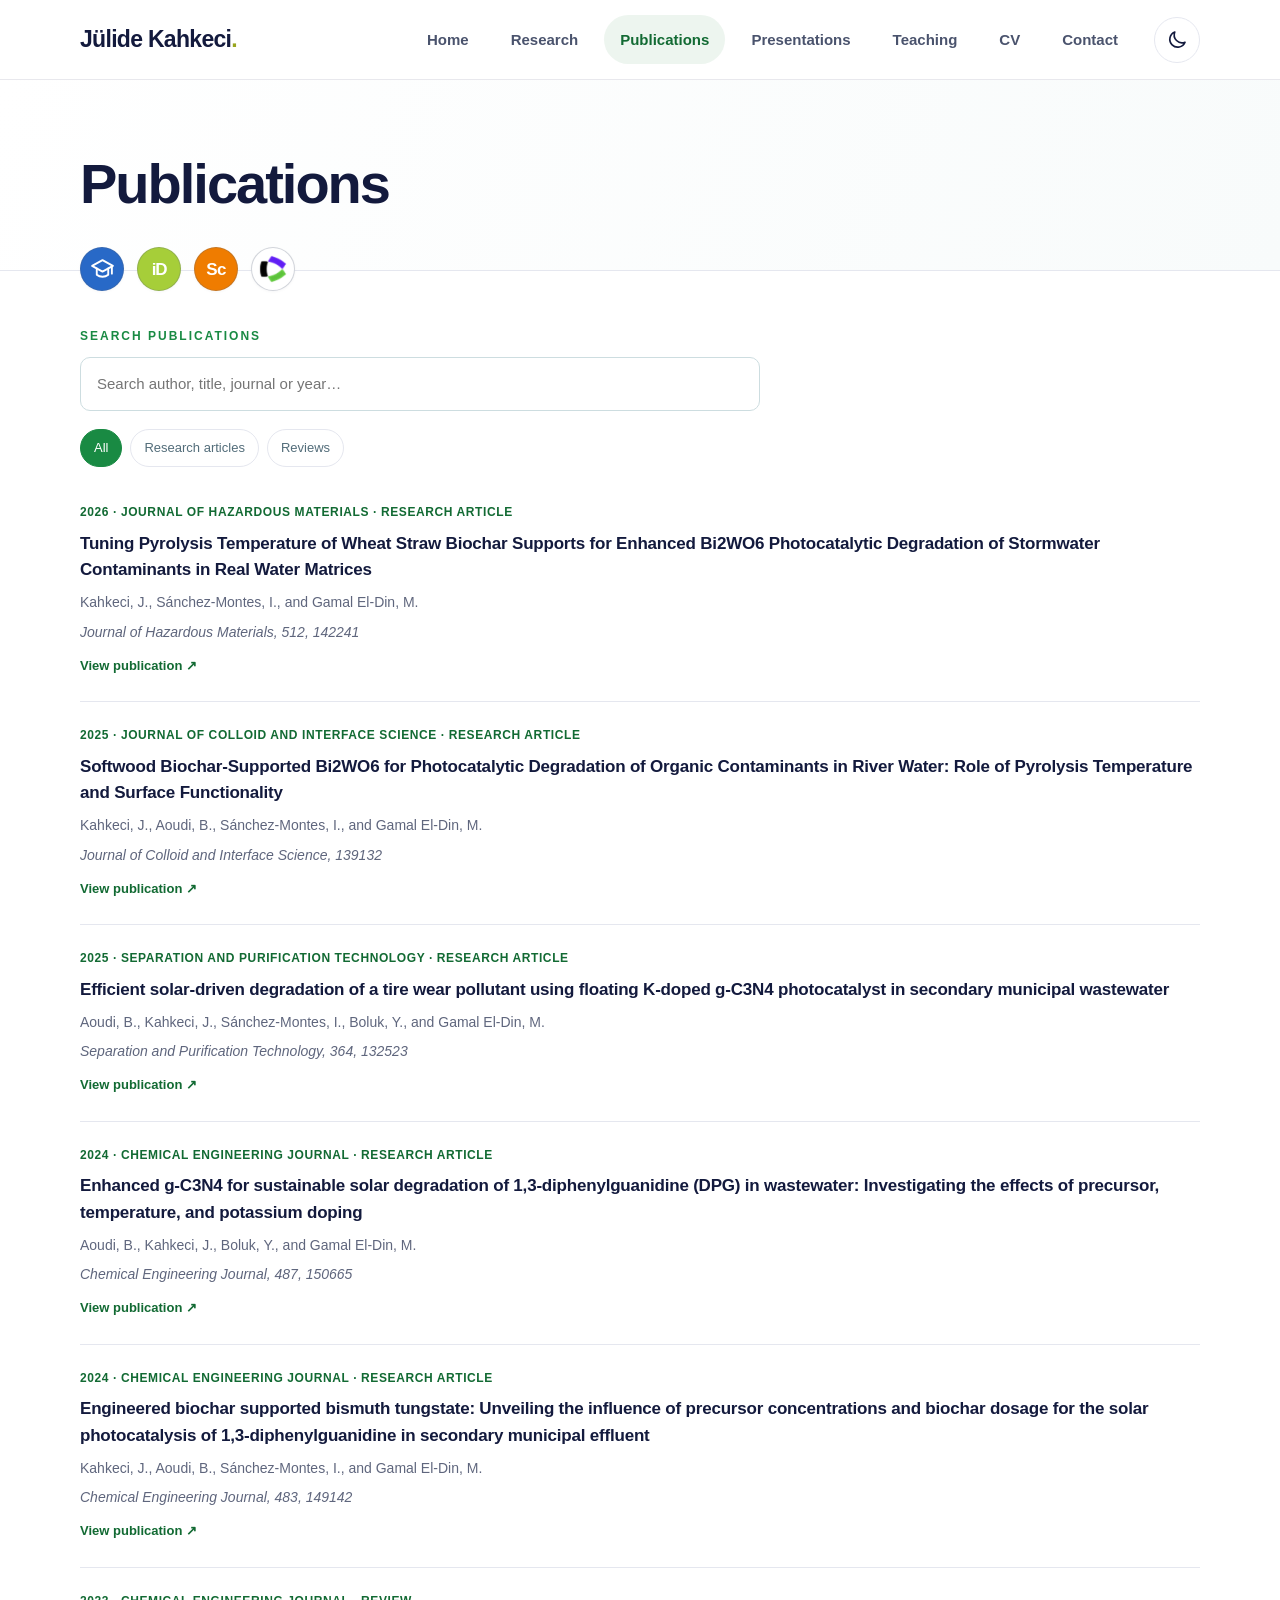
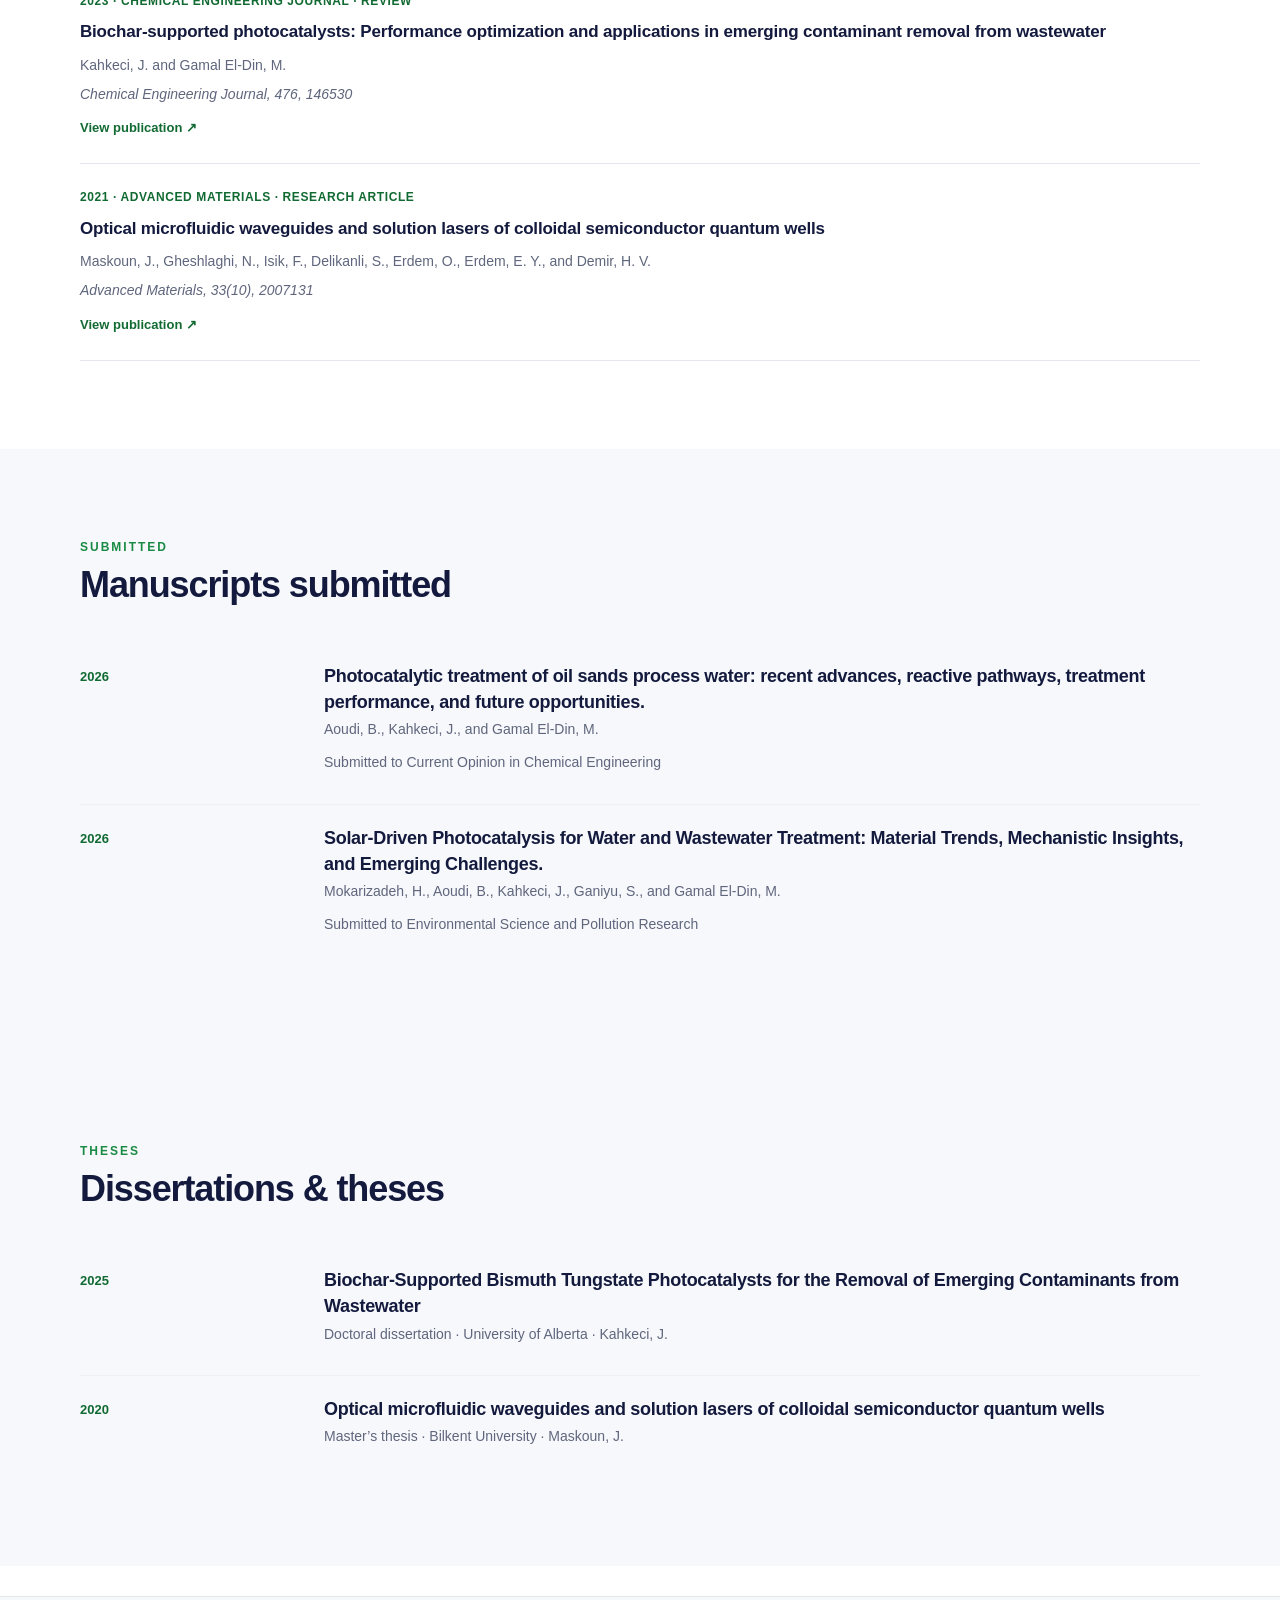
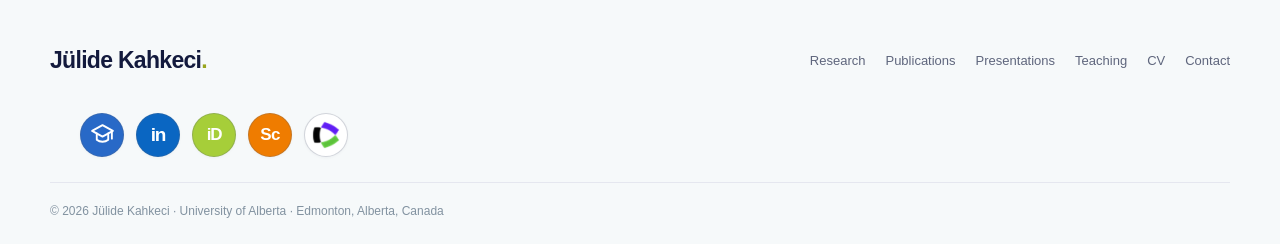
<file: publications/index.html>
<!DOCTYPE html>

<html lang="en"><head><meta charset="utf-8"/><meta content="width=device-width,initial-scale=1" name="viewport"/><meta content="Research articles, reviews, and manuscripts." name="description"/><meta content="#ffffff" name="theme-color"/><meta content="Publications — Jülide Kahkeci" property="og:title"/><meta content="Research articles, reviews, and manuscripts." property="og:description"/><meta content="website" property="og:type"/><title>Publications — Jülide Kahkeci</title><script>try{const p=localStorage.getItem("julide-site-theme");const dark=p==="dark"||(p!=="light"&&window.matchMedia("(prefers-color-scheme: dark)").matches);document.documentElement.dataset.theme=dark?"dark":"light"}catch(e){document.documentElement.dataset.theme="light"}</script><link href="../assets/style.css" rel="stylesheet"/><link href="../assets/site-refinements.css" rel="stylesheet"/><link href="../assets/title-spacing-fix.css" rel="stylesheet"/><link href="../assets/favicon.svg" rel="icon" type="image/svg+xml"/></head><body data-page="publications"><a class="skip" href="#main">Skip to content</a><header class="site-header"><div class="container header-in"><a class="logo" href="../">Jülide Kahkeci<span>.</span></a><button aria-controls="site-nav" aria-expanded="false" aria-label="Toggle menu" class="menu-toggle">☰</button><nav aria-label="Main navigation" id="site-nav"><a class="" href="../">Home</a><a class="" href="../research/">Research</a><a aria-current="page" class="active" href="../publications/">Publications</a><a class="" href="../presentations/">Presentations</a><a class="" href="../teaching/">Teaching</a><a class="" href="../cv/">CV</a><a class="" href="../contact/">Contact</a></nav><button aria-label="Switch to dark mode" aria-pressed="false" class="theme-toggle" title="Switch to dark mode" type="button"><svg aria-hidden="true" class="theme-icon theme-icon-moon" fill="none" stroke="currentColor" stroke-linecap="round" stroke-linejoin="round" stroke-width="1.9" viewbox="0 0 24 24"><path d="M20.6 15.1A9 9 0 0 1 8.9 3.4a9 9 0 1 0 11.7 11.7Z"></path></svg><svg aria-hidden="true" class="theme-icon theme-icon-sun" fill="none" stroke="currentColor" stroke-linecap="round" stroke-linejoin="round" stroke-width="1.9" viewbox="0 0 24 24"><circle cx="12" cy="12" r="4"></circle><path d="M12 2v2m0 16v2M4.93 4.93l1.42 1.42m11.3 11.3 1.42 1.42M2 12h2m16 0h2M4.93 19.07l1.42-1.42m11.3-11.3 1.42-1.42"></path></svg></button></div></header><main id="main"><div class="page-hero"><div class="container"><h1>Publications</h1></div></div><div class="container pub-profile-wrap"><div aria-label="Find publications on academic networks" class="profile-links"><div aria-label="Academic profile links" class="profile-icon-list"><a aria-label="Google Scholar" class="profile-icon profile-scholar" href="https://scholar.google.ca/citations?user=53lfFYoAAAAJ&amp;hl=en&amp;oi=ao" rel="noopener noreferrer" target="_blank" title="Google Scholar"><span aria-hidden="true" class="icon-symbol"><svg viewbox="0 0 24 24"><path d="M2 8.5 12 3l10 5.5-10 5.5z"></path><path d="M6.5 11v6c3 2.6 8 2.6 11 0v-6"></path><path d="M21 9v7"></path></svg></span></a><a aria-label="ORCID" class="profile-icon profile-orcid" href="https://orcid.org/0000-0002-6575-7704" rel="noopener noreferrer" target="_blank" title="ORCID"><span aria-hidden="true" class="icon-symbol">iD</span></a><a aria-label="Scopus" class="profile-icon profile-scopus" href="https://www.scopus.com/authid/detail.uri?authorId=58640732800" rel="noopener noreferrer" target="_blank" title="Scopus"><span aria-hidden="true" class="icon-symbol">S</span></a><a aria-label="Web of Science" class="profile-icon profile-wos" href="https://www.webofscience.com/wos/author/record/3866087?state=%7B%7D" rel="noopener noreferrer" target="_blank" title="Web of Science"><span aria-hidden="true" class="icon-symbol"><img alt="" height="32" src="../assets/icons/web-of-science.png?v=20261024b" width="32"/></span></a></div></div></div><section class="section"><div class="container"><div aria-hidden="true" class="section-heading" hidden=""></div><div class="publication-tools"><label class="kicker" for="publication-search" style="display:block;margin-bottom:10px">Search publications</label><input autocomplete="off" class="search" id="publication-search" placeholder="Search author, title, journal or year…" type="search"/><div class="filter-row"><button aria-pressed="true" class="filter" data-filter="all">All</button><button aria-pressed="false" class="filter" data-filter="article">Research articles</button><button aria-pressed="false" class="filter" data-filter="review">Reviews</button></div><div aria-live="polite" class="pub-count" id="pub-count"></div></div><article class="pub-item" data-publication="" data-type="article"><div class="pub-meta">2026 · Journal of Hazardous Materials · Research Article</div><h3>Tuning Pyrolysis Temperature of Wheat Straw Biochar Supports for Enhanced Bi2WO6 Photocatalytic Degradation of Stormwater Contaminants in Real Water Matrices</h3><p>Kahkeci, J., Sánchez-Montes, I., and Gamal El-Din, M.</p><p><em>Journal of Hazardous Materials, 512, 142241</em></p><div class="resource-link"><a href="https://doi.org/10.1016/j.jhazmat.2026.142241" rel="noopener noreferrer" target="_blank">View publication ↗</a></div></article><article class="pub-item" data-publication="" data-type="article"><div class="pub-meta">2025 · Journal of Colloid and Interface Science · Research Article</div><h3>Softwood Biochar-Supported Bi2WO6 for Photocatalytic Degradation of Organic Contaminants in River Water: Role of Pyrolysis Temperature and Surface Functionality</h3><p>Kahkeci, J., Aoudi, B., Sánchez-Montes, I., and Gamal El-Din, M.</p><p><em>Journal of Colloid and Interface Science, 139132</em></p><div class="resource-link"><a href="https://doi.org/10.1016/j.jcis.2025.139132" rel="noopener noreferrer" target="_blank">View publication ↗</a></div></article><article class="pub-item" data-publication="" data-type="article"><div class="pub-meta">2025 · Separation and Purification Technology · Research Article</div><h3>Efficient solar-driven degradation of a tire wear pollutant using floating K-doped g-C3N4 photocatalyst in secondary municipal wastewater</h3><p>Aoudi, B., Kahkeci, J., Sánchez-Montes, I., Boluk, Y., and Gamal El-Din, M.</p><p><em>Separation and Purification Technology, 364, 132523</em></p><div class="resource-link"><a href="https://doi.org/10.1016/j.seppur.2025.132523" rel="noopener noreferrer" target="_blank">View publication ↗</a></div></article><article class="pub-item" data-publication="" data-type="article"><div class="pub-meta">2024 · Chemical Engineering Journal · Research Article</div><h3>Enhanced g-C3N4 for sustainable solar degradation of 1,3-diphenylguanidine (DPG) in wastewater: Investigating the effects of precursor, temperature, and potassium doping</h3><p>Aoudi, B., Kahkeci, J., Boluk, Y., and Gamal El-Din, M.</p><p><em>Chemical Engineering Journal, 487, 150665</em></p><div class="resource-link"><a href="https://doi.org/10.1016/j.cej.2024.150665" rel="noopener noreferrer" target="_blank">View publication ↗</a></div></article><article class="pub-item" data-publication="" data-type="article"><div class="pub-meta">2024 · Chemical Engineering Journal · Research Article</div><h3>Engineered biochar supported bismuth tungstate: Unveiling the influence of precursor concentrations and biochar dosage for the solar photocatalysis of 1,3-diphenylguanidine in secondary municipal effluent</h3><p>Kahkeci, J., Aoudi, B., Sánchez-Montes, I., and Gamal El-Din, M.</p><p><em>Chemical Engineering Journal, 483, 149142</em></p><div class="resource-link"><a href="https://doi.org/10.1016/j.cej.2024.149142" rel="noopener noreferrer" target="_blank">View publication ↗</a></div></article><article class="pub-item" data-publication="" data-type="review"><div class="pub-meta">2023 · Chemical Engineering Journal · Review</div><h3>Biochar-supported photocatalysts: Performance optimization and applications in emerging contaminant removal from wastewater</h3><p>Kahkeci, J. and Gamal El-Din, M.</p><p><em>Chemical Engineering Journal, 476, 146530</em></p><div class="resource-link"><a href="https://doi.org/10.1016/j.cej.2023.146530" rel="noopener noreferrer" target="_blank">View publication ↗</a></div></article><article class="pub-item" data-publication="" data-type="article"><div class="pub-meta">2021 · Advanced Materials · Research Article</div><h3>Optical microfluidic waveguides and solution lasers of colloidal semiconductor quantum wells</h3><p>Maskoun, J., Gheshlaghi, N., Isik, F., Delikanli, S., Erdem, O., Erdem, E. Y., and Demir, H. V.</p><p><em>Advanced Materials, 33(10), 2007131</em></p><div class="resource-link"><a href="https://doi.org/10.1002/adma.202007131" rel="noopener noreferrer" target="_blank">View publication ↗</a></div></article><p class="no-results" id="no-results" role="status">No articles match your search.</p></div></section><section class="section alt"><div class="container"><div class="section-heading"><div class="kicker">Submitted</div><h2>Manuscripts submitted</h2></div><div class="timeline-entry"><div class="timeline-date">2026</div><div class="timeline-body"><h3>Photocatalytic treatment of oil sands process water: recent advances, reactive pathways, treatment performance, and future opportunities.</h3><div class="timeline-detail"><p>Aoudi, B., Kahkeci, J., and Gamal El-Din, M.</p><p>Submitted to Current Opinion in Chemical Engineering</p></div></div></div><div class="timeline-entry"><div class="timeline-date">2026</div><div class="timeline-body"><h3>Solar-Driven Photocatalysis for Water and Wastewater Treatment: Material Trends, Mechanistic Insights, and Emerging Challenges.</h3><div class="timeline-detail"><p>Mokarizadeh, H., Aoudi, B., Kahkeci, J., Ganiyu, S., and Gamal El-Din, M.</p><p>Submitted to Environmental Science and Pollution Research</p></div></div></div></div></section><section class="section" id="manuscripts-in-progress"><div class="container"><div class="section-heading"><div class="kicker">In progress</div><h2>Manuscripts in preparation</h2></div><div class="timeline-entry"><div class="timeline-date">2026</div><div class="timeline-body"><h3>Treatment of High Organic Laden Process Wastewater via Adsorption on Oily Sludge-Derived Chars Coupled with Electro-oxidation.</h3><div class="timeline-detail"><p>Gamal El-Din, M., Usman, M., Ganiyu, S., Kahkeci, J., Saeed, S., and Bekele, A.</p></div></div></div><div class="timeline-entry"><div class="timeline-date">2026</div><div class="timeline-body"><h3>Comparative Performance and Toxicity Assessment of g-C3N4, Bi2WO6, and ZnO Photocatalysts for Stormwater Treatment.</h3><div class="timeline-detail"><p>Kahkeci, J., Aoudi, B., Li, Y., Stafford, J., and Gamal El-Din, M.</p></div></div></div><div class="timeline-entry"><div class="timeline-date">2026</div><div class="timeline-body"><h3>Influence of Torrefied and Pyrolyzed Biomass Amendments on Nutrient Dynamics and Soil Fertility in Clayey and Sandy Soils.</h3><div class="timeline-detail"><p>Fan, Y., Kahkeci, J., Usman, M., Feng, Q., Li, Y., Bekele, A., Arslan, M., Jaffe, B., Jessup, R. W., Bremer, E., and Gamal El-Din, M.</p></div></div></div><div class="timeline-entry"><div class="timeline-date">In preparation</div><div class="timeline-body"><h3>Evaluating Forestry-Residue Biochars for Oil Sands Process-Affected Water Treatment in Constructed Wetlands: The Role of Adsorption and Microbial Degradation.</h3><div class="timeline-detail"><p>Fan, Y., Kahkeci, J., and Gamal El-Din, M.</p></div></div></div><div class="timeline-entry"><div class="timeline-date">2026</div><div class="timeline-body"><h3>Solar Activation of Peroxymonosulfate for Micropollutant Removal in Stormwater: Treatment Performance and Toxicity Evaluation.</h3><div class="timeline-detail"><p>Al Mamun, M. R., Kahkeci, J., Bunda-Fajunio, M. G., Gamal El-Din, Y., Hussain, N. A. S., Stafford, J. L., and Gamal El-Din, M.</p></div></div></div><div class="timeline-entry"><div class="timeline-date">2026</div><div class="timeline-body"><h3>Biochar-supported FeC2O4 Photocatalysts for the Treatment of Stormwater Pollutants: Mechanistic Insights, and Toxicity Evaluation.</h3><div class="timeline-detail"><p>Al Mamun, M. R., Kahkeci, J., Bunda-Fajunio, M. G., Gamal El-Din, Y., Hussain, N. A. S., Stafford, J. L., and Gamal El-Din, M.</p></div></div></div></div></section><section class="section alt"><div class="container"><div class="section-heading"><div class="kicker">Theses</div><h2>Dissertations &amp; theses</h2></div><div class="timeline-entry"><div class="timeline-date">2025</div><div class="timeline-body"><h3>Biochar-Supported Bismuth Tungstate Photocatalysts for the Removal of Emerging Contaminants from Wastewater</h3><div class="timeline-detail"><p>Doctoral dissertation · University of Alberta · Kahkeci, J.</p></div></div></div><div class="timeline-entry"><div class="timeline-date">2020</div><div class="timeline-body"><h3>Optical microfluidic waveguides and solution lasers of colloidal semiconductor quantum wells</h3><div class="timeline-detail"><p>Master’s thesis · Bilkent University · Maskoun, J.</p></div></div></div></div></section></main><footer><div class="container footer-main"><a class="logo" href="../">Jülide Kahkeci<span>.</span></a><div class="footer-links"><a href="../research/">Research</a><a href="../publications/">Publications</a><a href="../presentations/">Presentations</a><a href="../teaching/">Teaching</a><a href="../cv/">CV</a><a href="../contact/">Contact</a></div></div><div class="container footer-profiles"><div aria-label="Connect &amp; discover" class="profile-links"><div aria-label="Academic profile links" class="profile-icon-list"><a aria-label="Google Scholar" class="profile-icon profile-scholar" href="https://scholar.google.ca/citations?user=53lfFYoAAAAJ&amp;hl=en&amp;oi=ao" rel="noopener noreferrer" target="_blank" title="Google Scholar"><span aria-hidden="true" class="icon-symbol"><svg viewbox="0 0 24 24"><path d="M2 8.5 12 3l10 5.5-10 5.5z"></path><path d="M6.5 11v6c3 2.6 8 2.6 11 0v-6"></path><path d="M21 9v7"></path></svg></span></a><a aria-label="LinkedIn" class="profile-icon profile-linkedin" href="https://www.linkedin.com/in/judy-maskoun-kahkeci/" rel="noopener noreferrer" target="_blank" title="LinkedIn"><span aria-hidden="true" class="icon-symbol">in</span></a><a aria-label="ORCID" class="profile-icon profile-orcid" href="https://orcid.org/0000-0002-6575-7704" rel="noopener noreferrer" target="_blank" title="ORCID"><span aria-hidden="true" class="icon-symbol">iD</span></a><a aria-label="Scopus" class="profile-icon profile-scopus" href="https://www.scopus.com/authid/detail.uri?authorId=58640732800" rel="noopener noreferrer" target="_blank" title="Scopus"><span aria-hidden="true" class="icon-symbol">S</span></a><a aria-label="Web of Science" class="profile-icon profile-wos" href="https://www.webofscience.com/wos/author/record/3866087?state=%7B%7D" rel="noopener noreferrer" target="_blank" title="Web of Science"><span aria-hidden="true" class="icon-symbol"><img alt="" height="32" src="../assets/icons/web-of-science.png?v=20261024b" width="32"/></span></a></div></div></div><div class="container footer-bottom">© 2026 Jülide Kahkeci · University of Alberta · Edmonton, Alberta, Canada</div></footer><script defer="" src="../assets/content.js"></script><script defer="" src="../assets/site.js"></script></body></html>
</file>
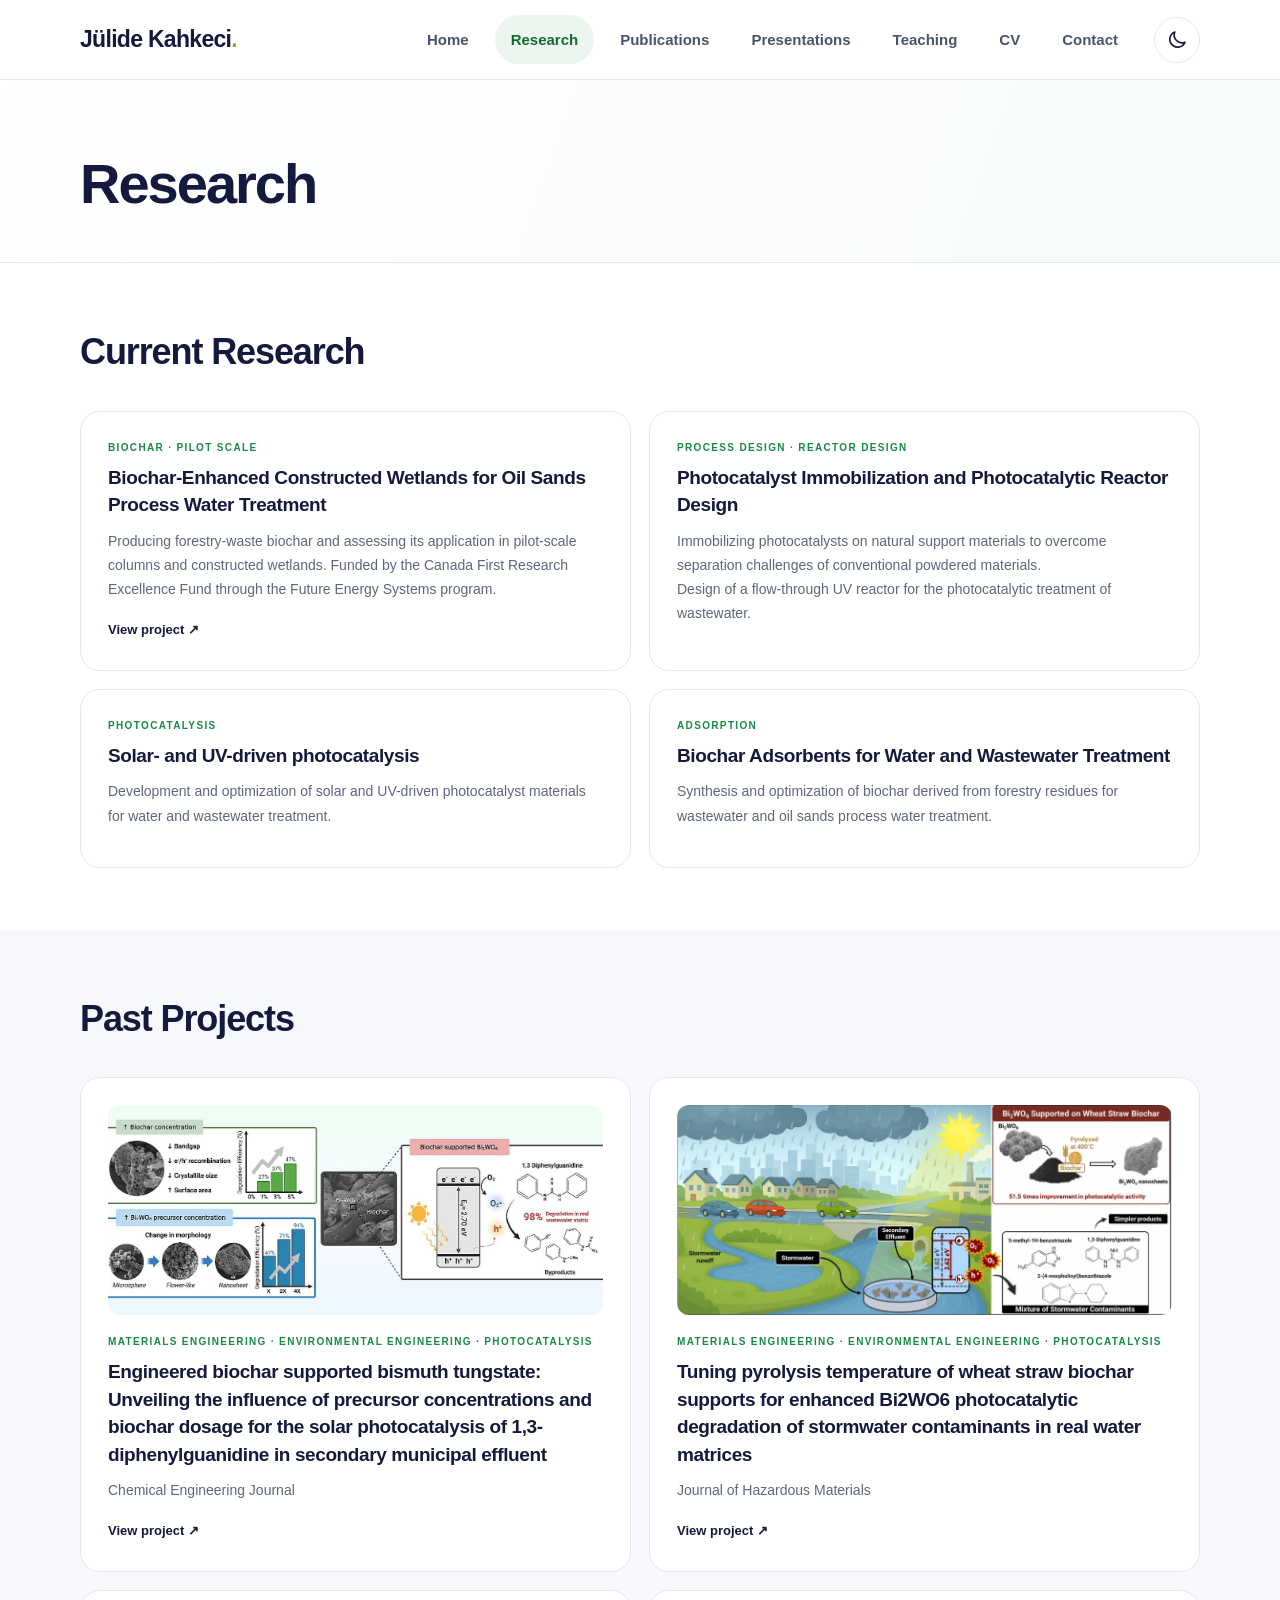
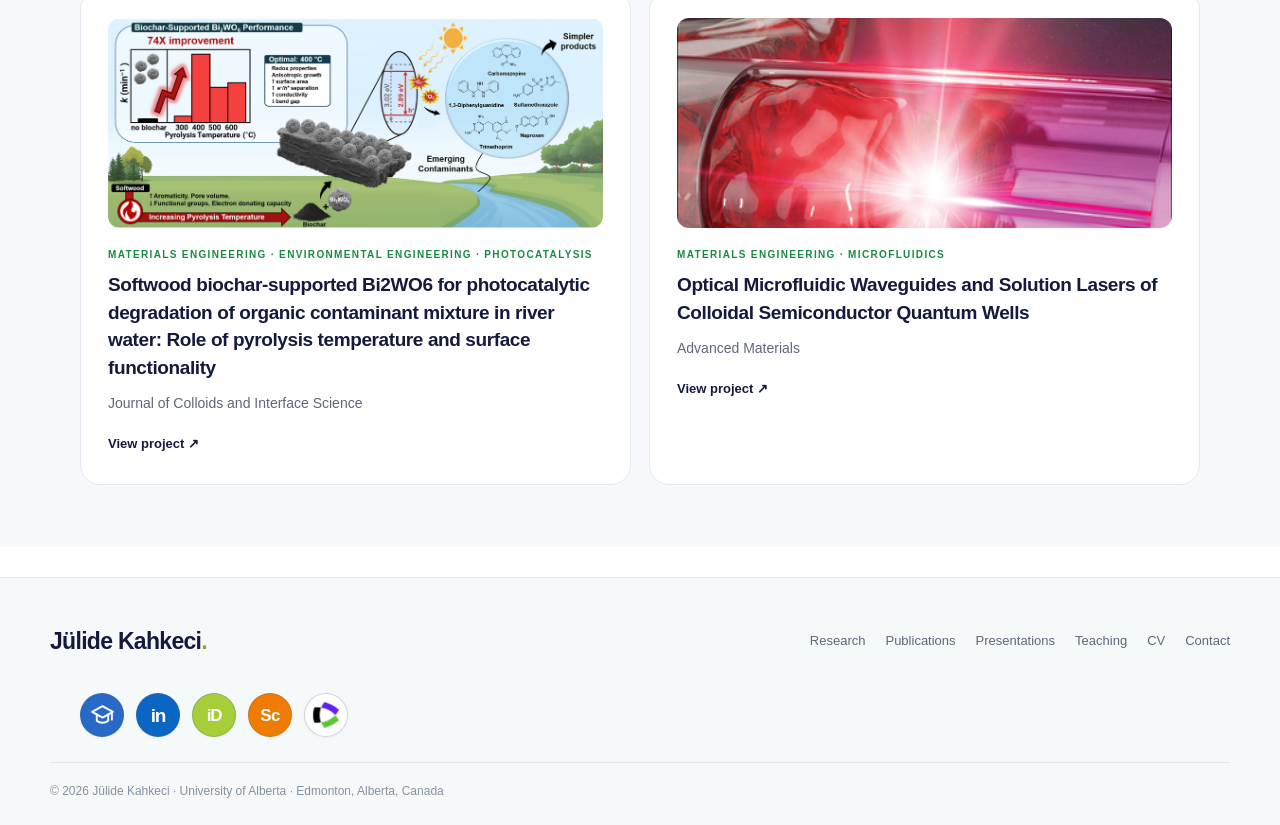
<file: research/index.html>
<!DOCTYPE html>

<html lang="en"><head><meta charset="utf-8"/><meta content="width=device-width,initial-scale=1" name="viewport"/><meta content="Projects in applied environmental engineering." name="description"/><meta content="#ffffff" name="theme-color"/><meta content="Research — Jülide Kahkeci" property="og:title"/><meta content="Projects in applied environmental engineering." property="og:description"/><meta content="website" property="og:type"/><title>Research — Jülide Kahkeci</title><script>try{const p=localStorage.getItem("julide-site-theme");const dark=p==="dark"||(p!=="light"&&window.matchMedia("(prefers-color-scheme: dark)").matches);document.documentElement.dataset.theme=dark?"dark":"light"}catch(e){document.documentElement.dataset.theme="light"}</script><link href="../assets/style.css" rel="stylesheet"/><link href="../assets/site-refinements.css" rel="stylesheet"/><link href="../assets/favicon.svg" rel="icon" type="image/svg+xml"/><link href="../assets/home-research-controls.css" rel="stylesheet"/></head><body data-page="research"><a class="skip" href="#main">Skip to content</a><header class="site-header"><div class="container header-in"><a class="logo" href="../">Jülide Kahkeci<span>.</span></a><button aria-controls="site-nav" aria-expanded="false" aria-label="Toggle menu" class="menu-toggle">☰</button><nav aria-label="Main navigation" id="site-nav"><a class="" href="../">Home</a><a aria-current="page" class="active" href="../research/">Research</a><a class="" href="../publications/">Publications</a><a class="" href="../presentations/">Presentations</a><a class="" href="../teaching/">Teaching</a><a class="" href="../cv/">CV</a><a class="" href="../contact/">Contact</a></nav><button aria-label="Switch to dark mode" aria-pressed="false" class="theme-toggle" title="Switch to dark mode" type="button"><svg aria-hidden="true" class="theme-icon theme-icon-moon" fill="none" stroke="currentColor" stroke-linecap="round" stroke-linejoin="round" stroke-width="1.9" viewbox="0 0 24 24"><path d="M20.6 15.1A9 9 0 0 1 8.9 3.4a9 9 0 1 0 11.7 11.7Z"></path></svg><svg aria-hidden="true" class="theme-icon theme-icon-sun" fill="none" stroke="currentColor" stroke-linecap="round" stroke-linejoin="round" stroke-width="1.9" viewbox="0 0 24 24"><circle cx="12" cy="12" r="4"></circle><path d="M12 2v2m0 16v2M4.93 4.93l1.42 1.42m11.3 11.3 1.42 1.42M2 12h2m16 0h2M4.93 19.07l1.42-1.42m11.3-11.3 1.42-1.42"></path></svg></button></div></header><main id="main"><div class="page-hero"><div class="container"><h1>Research</h1><div aria-label="Research interests" class="pills interest-pills research-hero-interests"><span class="pill">Water &amp; Wastewater Treatment</span><span class="pill">Solar Photocatalysis</span><span class="pill">Biochar-Supported Materials</span><span class="pill">Emerging Contaminants</span><span class="pill">Oil Sands Process Water</span><span class="pill">Constructed Wetlands</span><span class="pill">Adsorption</span><span class="pill">Materials Characterization</span></div></div></div><section class="section" id="current-projects"><div class="container"><div class="section-heading"><h2>Current Projects</h2></div><div class="two-col"><a class="card research-card clickable-card" href="https://www.futureenergysystems.ca/research/environmental-performance/land-water/biochar-enhanced-constructed-wetlands-for-oil-sands-process-water-treatment" rel="noopener noreferrer" target="_blank"><div class="kicker">Biochar · Pilot scale</div><h3>Biochar-Enhanced Constructed Wetlands for Oil Sands Process Water Treatment</h3><p>Producing forestry-waste biochar and assessing its application in pilot-scale columns and constructed wetlands. Funded by the Canada First Research Excellence Fund through the Future Energy Systems program.</p><span class="resource-link">View project ↗</span></a><article class="card research-card"><div class="kicker">Photocatalysis</div><h3>Solar- and UV-driven photocatalysis</h3><p>Development and optimization of solar and UV-driven photocatalyst materials for water and wastewater treatment.</p></article><article class="card research-card"><div class="kicker">Process Design · Reactor Design</div><h3>Photocatalyst Immobilization and Photocatalytic Reactor Design</h3><p>Immobilizing photocatalysts on natural support materials to overcome separation challenges of conventional powdered materials.
Design of a flow-through UV reactor for the photocatalytic treatment of wastewater.</p></article><article class="card research-card"><div class="kicker">Adsorption</div><h3>Biochar Adsorbents</h3><p>Synthesis and optimization of biochar derived from forestry residues for oil sands process water treatment.</p></article></div></div></section><section class="section alt" id="past-projects"><div class="container"><div class="section-heading"><h2>Past Projects</h2></div><div class="two-col"><a class="card research-card clickable-card" href="https://www.sciencedirect.com/science/article/abs/pii/S1385894724006272" rel="noopener noreferrer" target="_blank"><img alt="Engineered biochar supported bismuth tungstate: Unveiling the influence of precursor concentrations and biochar dosage for the solar photocatalysis of 1,3-diphenylguanidine in secondary municipal effluent" class="research-cover" loading="lazy" src="../assets/uploads/engineered.jpg"/><div class="kicker">Materials Engineering · Environmental Engineering · Photocatalysis</div><h3>Engineered biochar supported bismuth tungstate: Unveiling the influence of precursor concentrations and biochar dosage for the solar photocatalysis of 1,3-diphenylguanidine in secondary municipal effluent</h3><p>Chemical Engineering Journal</p><span class="resource-link">View project ↗</span></a><a class="card research-card clickable-card" href="https://www.sciencedirect.com/science/article/pii/S0304389426012197" rel="noopener noreferrer" target="_blank"><img alt="Tuning pyrolysis temperature of wheat straw biochar supports for enhanced Bi2WO6 photocatalytic degradation of stormwater contaminants in real water matrices" class="research-cover" loading="lazy" src="../assets/uploads/wa.jpg"/><div class="kicker">Materials Engineering · Environmental Engineering · Photocatalysis</div><h3>Tuning pyrolysis temperature of wheat straw biochar supports for enhanced Bi2WO6 photocatalytic degradation of stormwater contaminants in real water matrices</h3><p>Journal of Hazardous Materials</p><span class="resource-link">View project ↗</span></a><a class="card research-card clickable-card" href="https://www.sciencedirect.com/science/article/pii/S002197972502524X" rel="noopener noreferrer" target="_blank"><img alt="Softwood biochar-supported Bi2WO6 for photocatalytic degradation of organic contaminant mixture in river water: Role of pyrolysis temperature and surface functionality" class="research-cover" loading="lazy" src="../assets/uploads/sw.jpg"/><div class="kicker">Materials Engineering · Environmental Engineering · Photocatalysis</div><h3>Softwood biochar-supported Bi2WO6 for photocatalytic degradation of organic contaminant mixture in river water: Role of pyrolysis temperature and surface functionality</h3><p>Journal of Colloids and Interface Science</p><span class="resource-link">View project ↗</span></a><article class="card research-card"><img alt="Optical Microfluidic Waveguides and Solution Lasers of Colloidal Semiconductor Quantum Wells" class="research-cover" loading="lazy" src="../assets/uploads/adc.png"/><div class="kicker">Materials Engineering · Microfluidics</div><h3>Optical Microfluidic Waveguides and Solution Lasers of Colloidal Semiconductor Quantum Wells</h3><p>Advanced Materials</p></article></div></div></section></main><footer><div class="container footer-main"><a class="logo" href="../">Jülide Kahkeci<span>.</span></a><div class="footer-links"><a href="../research/">Research</a><a href="../publications/">Publications</a><a href="../presentations/">Presentations</a><a href="../teaching/">Teaching</a><a href="../cv/">CV</a><a href="../contact/">Contact</a></div></div><div class="container footer-profiles"><div aria-label="Connect &amp; discover" class="profile-links"><div aria-label="Academic profile links" class="profile-icon-list"><a aria-label="Google Scholar" class="profile-icon profile-scholar" href="https://scholar.google.ca/citations?user=53lfFYoAAAAJ&amp;hl=en&amp;oi=ao" rel="noopener noreferrer" target="_blank" title="Google Scholar"><span aria-hidden="true" class="icon-symbol"><svg viewbox="0 0 24 24"><path d="M2 8.5 12 3l10 5.5-10 5.5z"></path><path d="M6.5 11v6c3 2.6 8 2.6 11 0v-6"></path><path d="M21 9v7"></path></svg></span></a><a aria-label="LinkedIn" class="profile-icon profile-linkedin" href="https://www.linkedin.com/in/judy-maskoun-kahkeci/" rel="noopener noreferrer" target="_blank" title="LinkedIn"><span aria-hidden="true" class="icon-symbol">in</span></a><a aria-label="ORCID" class="profile-icon profile-orcid" href="https://orcid.org/0000-0002-6575-7704" rel="noopener noreferrer" target="_blank" title="ORCID"><span aria-hidden="true" class="icon-symbol">iD</span></a><a aria-label="Scopus" class="profile-icon profile-scopus" href="https://www.scopus.com/authid/detail.uri?authorId=58640732800" rel="noopener noreferrer" target="_blank" title="Scopus"><span aria-hidden="true" class="icon-symbol">S</span></a><a aria-label="Web of Science" class="profile-icon profile-wos" href="https://www.webofscience.com/wos/author/record/3866087?state=%7B%7D" rel="noopener noreferrer" target="_blank" title="Web of Science"><span aria-hidden="true" class="icon-symbol"><img alt="" height="32" src="../assets/icons/web-of-science.png?v=20261024b" width="32"/></span></a></div></div></div><div class="container footer-bottom">© 2026 Jülide Kahkeci · University of Alberta · Edmonton, Alberta, Canada</div></footer><script defer="" src="../assets/content.js"></script><script defer="" src="../assets/site.js"></script><script defer="" src="../assets/home-research-controls.js"></script></body></html>
</file>
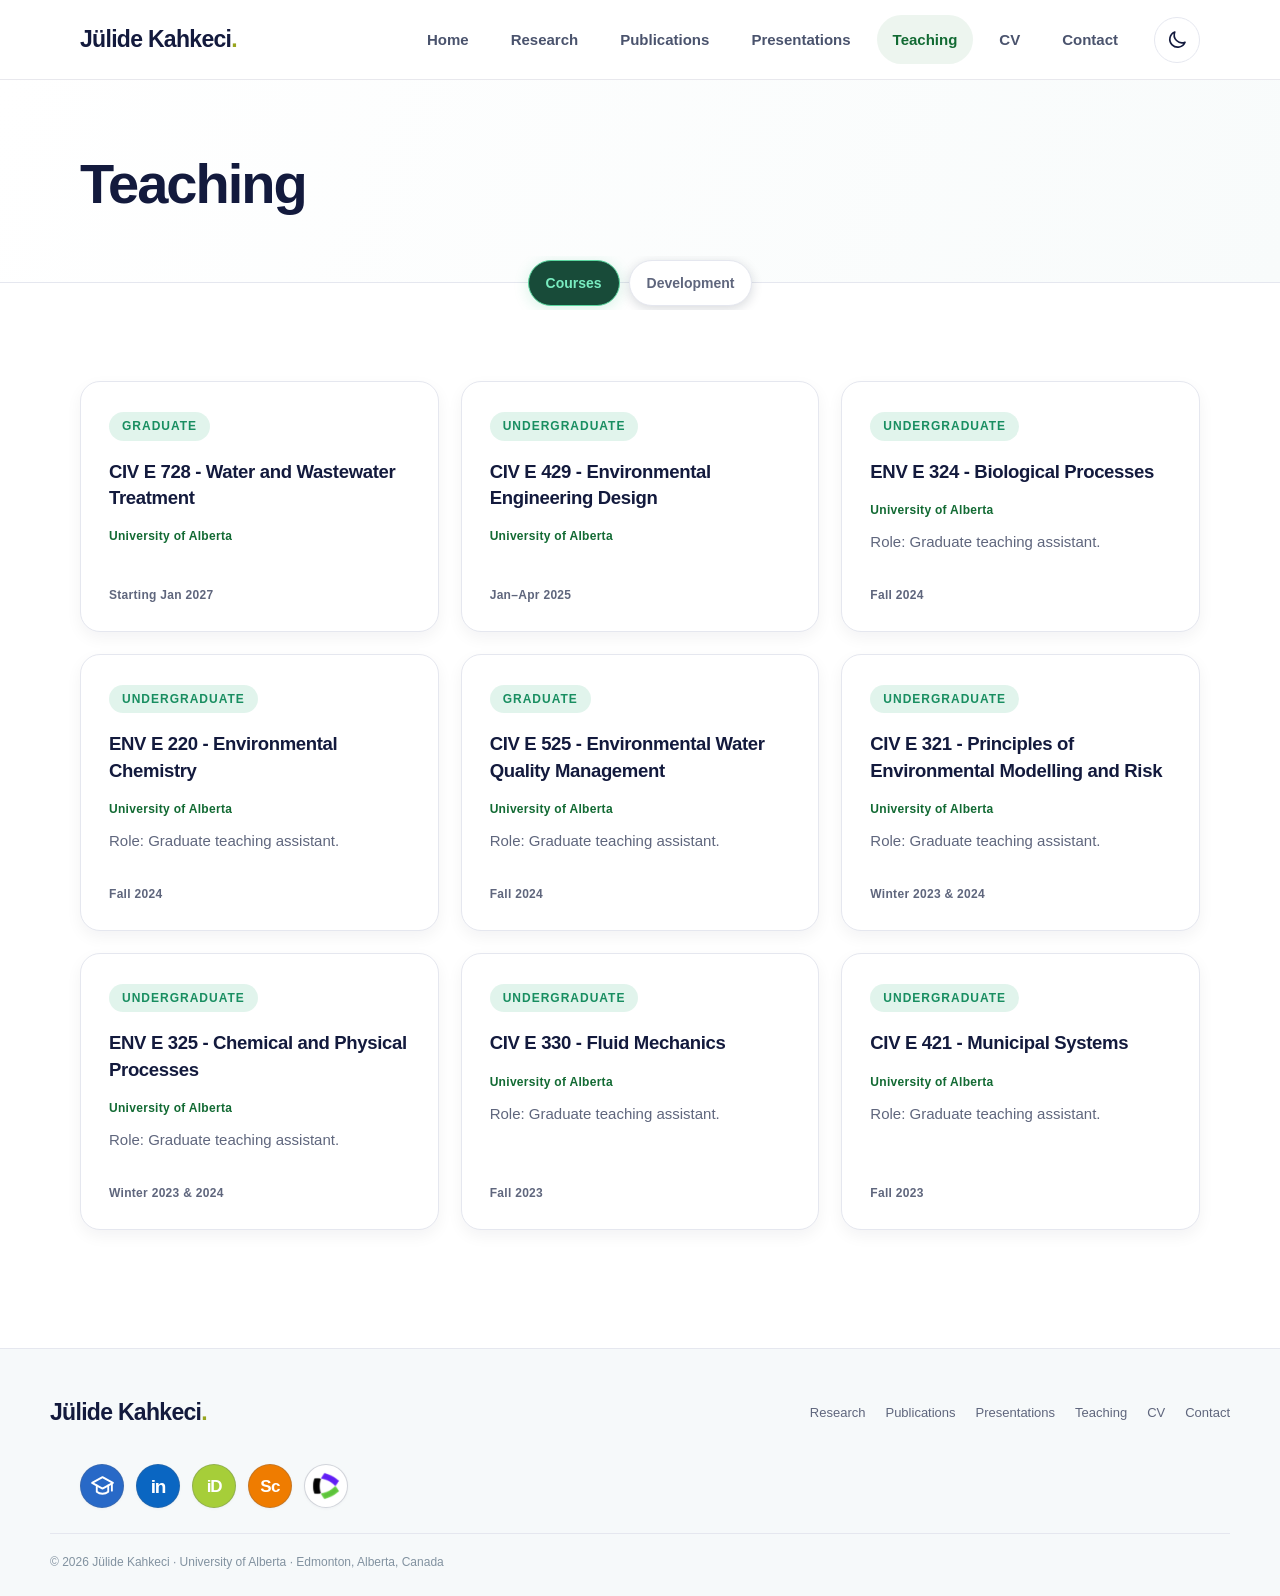
<file: teaching/index.html>
<!DOCTYPE html>

<html lang="en"><head><meta charset="utf-8"/><meta content="width=device-width,initial-scale=1" name="viewport"/><meta content="University teaching and mentorship." name="description"/><meta content="#ffffff" name="theme-color"/><meta content="Teaching — Jülide Kahkeci" property="og:title"/><meta content="University teaching and mentorship." property="og:description"/><meta content="website" property="og:type"/><title>Teaching — Jülide Kahkeci</title><script>try{const p=localStorage.getItem("julide-site-theme");const dark=p==="dark"||(p!=="light"&&window.matchMedia("(prefers-color-scheme: dark)").matches);document.documentElement.dataset.theme=dark?"dark":"light"}catch(e){document.documentElement.dataset.theme="light"}</script><link href="../assets/style.css" rel="stylesheet"/><link href="../assets/favicon.svg" rel="icon" type="image/svg+xml"/><link href="../assets/balloon-tabs.css" rel="stylesheet"/><link href="../assets/cv-teaching-redesign.css" rel="stylesheet"/><link href="../assets/teaching-unified.css" rel="stylesheet"/><link href="../assets/section-visibility.css" rel="stylesheet"/><link href="../assets/site-refinements.css" rel="stylesheet"/></head><body data-page="teaching"><a class="skip" href="#main">Skip to content</a><header class="site-header"><div class="container header-in"><a class="logo" href="../">Jülide Kahkeci<span>.</span></a><button aria-controls="site-nav" aria-expanded="false" aria-label="Toggle menu" class="menu-toggle">☰</button><nav aria-label="Main navigation" id="site-nav"><a class="" href="../">Home</a><a class="" href="../research/">Research</a><a class="" href="../publications/">Publications</a><a class="" href="../presentations/">Presentations</a><a aria-current="page" class="active" href="../teaching/">Teaching</a><a class="" href="../cv/">CV</a><a class="" href="../contact/">Contact</a></nav><button aria-label="Switch to dark mode" aria-pressed="false" class="theme-toggle" title="Switch to dark mode" type="button"><svg aria-hidden="true" class="theme-icon theme-icon-moon" fill="none" stroke="currentColor" stroke-linecap="round" stroke-linejoin="round" stroke-width="1.9" viewbox="0 0 24 24"><path d="M20.6 15.1A9 9 0 0 1 8.9 3.4a9 9 0 1 0 11.7 11.7Z"></path></svg><svg aria-hidden="true" class="theme-icon theme-icon-sun" fill="none" stroke="currentColor" stroke-linecap="round" stroke-linejoin="round" stroke-width="1.9" viewbox="0 0 24 24"><circle cx="12" cy="12" r="4"></circle><path d="M12 2v2m0 16v2M4.93 4.93l1.42 1.42m11.3 11.3 1.42 1.42M2 12h2m16 0h2M4.93 19.07l1.42-1.42m11.3-11.3 1.42-1.42"></path></svg></button></div></header><main id="main"><div class="page-hero"><div class="container"><h1>Teaching</h1></div></div><div class="section-balloon-bar"><nav aria-label="Teaching sections" class="section-pill-nav teaching-section-nav" id="teaching-sections">
<a aria-current="true" aria-label="Courses" class="section-pill selected" data-target="teaching-courses" href="#teaching-courses" title="Courses">Courses</a>
<a class="section-pill" data-target="teaching-development" href="#teaching-development">Development</a>
<a class="section-pill" data-target="teaching-mentorship" href="#teaching-mentorship">Mentorship</a>
</nav></div><section class="section unified-teaching-section" id="teaching-courses">
<div class="container">
<div class="section-heading" hidden=""></div>
<article class="timeline-entry" data-course-level="upcoming" data-teaching-category="Course Instruction"><div class="timeline-date">Starting Jan 2027</div><div class="timeline-body"><h3>Assistant Lecturer — Faculty of Engineering</h3><div class="timeline-detail"><p>University of Alberta</p><p>Role: Assistant lecturer. Upcoming appointment beginning January 2027.</p></div></div></article><article class="timeline-entry" data-course-level="undergraduate" data-teaching-category="Course Instruction"><div class="timeline-date">Jan–Apr 2025</div><div class="timeline-body"><h3>Course Instructor — CIV E 429, Environmental Engineering Design</h3><div class="timeline-detail"><p>University of Alberta</p><p>Role: Course instructor. Senior undergraduate course in drinking water and wastewater treatment facility design for indirect potable reuse; included field trips, design projects, technical reports, and presentations.</p></div></div></article><article class="timeline-entry" data-course-level="undergraduate" data-teaching-category="Teaching Assistant"><div class="timeline-date">Fall 2024</div><div class="timeline-body"><h3>Biological Processes (ENV E 324)</h3><div class="timeline-detail"><p>University of Alberta</p><p>Graduate teaching assistant.</p></div></div></article><article class="timeline-entry" data-course-level="undergraduate" data-teaching-category="Teaching Assistant"><div class="timeline-date">Fall 2024</div><div class="timeline-body"><h3>Environmental Chemistry (ENV E 220)</h3><div class="timeline-detail"><p>University of Alberta</p><p>Graduate teaching assistant.</p></div></div></article><article class="timeline-entry" data-course-level="graduate" data-teaching-category="Teaching Assistant"><div class="timeline-date">Fall 2024</div><div class="timeline-body"><h3>Environmental Water Quality Management (CIV E 525)</h3><div class="timeline-detail"><p>University of Alberta</p><p>Graduate teaching assistant.</p></div></div></article><article class="timeline-entry" data-course-level="undergraduate" data-teaching-category="Teaching Assistant"><div class="timeline-date">Winter 2023 &amp; 2024</div><div class="timeline-body"><h3>Principles of Environmental Modelling and Risk (CIV E 321)</h3><div class="timeline-detail"><p>University of Alberta</p><p>Graduate teaching assistant.</p></div></div></article><article class="timeline-entry" data-course-level="undergraduate" data-teaching-category="Teaching Assistant"><div class="timeline-date">Winter 2023 &amp; 2024</div><div class="timeline-body"><h3>Chemical and Physical Processes (ENV E 325)</h3><div class="timeline-detail"><p>University of Alberta</p><p>Graduate teaching assistant.</p></div></div></article><article class="timeline-entry" data-course-level="undergraduate" data-teaching-category="Teaching Assistant"><div class="timeline-date">Fall 2023</div><div class="timeline-body"><h3>Fluid Mechanics (CIV E 330)</h3><div class="timeline-detail"><p>University of Alberta</p><p>Graduate teaching assistant.</p></div></div></article><article class="timeline-entry" data-course-level="undergraduate" data-teaching-category="Teaching Assistant"><div class="timeline-date">Fall 2023</div><div class="timeline-body"><h3>Municipal Systems (CIV E 421)</h3><div class="timeline-detail"><p>University of Alberta</p><p>Graduate teaching assistant.</p></div></div></article>
<div class="teaching-extra" id="teaching-development">
<h3>Teaching development</h3>
<div class="teaching-extra-grid"><article class="timeline-entry" data-course-level="development" data-teaching-category="Teaching Development"><div class="timeline-date">Apr 2026</div><div class="timeline-body"><h3>Graduate Teaching and Learning Program — Level 3</h3><div class="timeline-detail"><p>University of Alberta</p><p>Pedagogy and Course Design.</p></div></div></article><article class="timeline-entry" data-course-level="development" data-teaching-category="Teaching Development"><div class="timeline-date">Jan 2026</div><div class="timeline-body"><h3>Graduate Teaching and Learning Program — Level 1</h3><div class="timeline-detail"><p>University of Alberta</p><p>Foundations.</p></div></div></article></div>
</div>
<div class="teaching-mentorship" id="teaching-mentorship">
<h3>Student mentorship</h3>
<ul class="plain-list"><li>Co-supervise three PhD students and mentor graduate students in experimental design, data interpretation, and manuscript preparation.</li><li>Train lab members in laboratory and instrumental procedures.</li></ul>
</div>
</div>
</section></main><footer><div class="container footer-main"><a class="logo" href="../">Jülide Kahkeci<span>.</span></a><div class="footer-links"><a href="../research/">Research</a><a href="../publications/">Publications</a><a href="../presentations/">Presentations</a><a href="../teaching/">Teaching</a><a href="../cv/">CV</a><a href="../contact/">Contact</a></div></div><div class="container footer-profiles"><div aria-label="Connect &amp; discover" class="profile-links"><div aria-label="Academic profile links" class="profile-icon-list"><a aria-label="Google Scholar" class="profile-icon profile-scholar" href="https://scholar.google.ca/citations?user=53lfFYoAAAAJ&amp;hl=en&amp;oi=ao" rel="noopener noreferrer" target="_blank" title="Google Scholar"><span aria-hidden="true" class="icon-symbol"><svg viewbox="0 0 24 24"><path d="M2 8.5 12 3l10 5.5-10 5.5z"></path><path d="M6.5 11v6c3 2.6 8 2.6 11 0v-6"></path><path d="M21 9v7"></path></svg></span></a><a aria-label="LinkedIn" class="profile-icon profile-linkedin" href="https://www.linkedin.com/in/judy-maskoun-kahkeci/" rel="noopener noreferrer" target="_blank" title="LinkedIn"><span aria-hidden="true" class="icon-symbol">in</span></a><a aria-label="ORCID" class="profile-icon profile-orcid" href="https://orcid.org/0000-0002-6575-7704" rel="noopener noreferrer" target="_blank" title="ORCID"><span aria-hidden="true" class="icon-symbol">iD</span></a><a aria-label="Scopus" class="profile-icon profile-scopus" href="https://www.scopus.com/authid/detail.uri?authorId=58640732800" rel="noopener noreferrer" target="_blank" title="Scopus"><span aria-hidden="true" class="icon-symbol">S</span></a><a aria-label="Web of Science" class="profile-icon profile-wos" href="https://www.webofscience.com/wos/author/record/3866087?state=%7B%7D" rel="noopener noreferrer" target="_blank" title="Web of Science"><span aria-hidden="true" class="icon-symbol"><img alt="" height="32" src="../assets/icons/web-of-science.png?v=20261024b" width="32"/></span></a></div></div></div><div class="container footer-bottom">© 2026 Jülide Kahkeci · University of Alberta · Edmonton, Alberta, Canada</div></footer><script defer="" src="../assets/content.js"></script><script defer="" src="../assets/site.js"></script><script defer="True" src="../assets/cv-teaching-redesign.js"></script><script defer="True" src="../assets/teaching-unified.js"></script><script defer="" src="../assets/section-visibility.js"></script></body></html>
</file>
<file: assets/style.css>
/* Jülide Kahkeci — personal academic website styles. */
:root{--ink:#131a3d;--muted:#5f667d;--subtle:#8292a0;--accent:#198a43;--accent-dark:#126a33;--accent-soft:#edf5ef;--gold:#b09b14;--pale:#eef5f0;--paper:#fff;--off:#f7f8fb;--line:#e5e7ef;--shadow:0 20px 55px rgba(24,52,68,.06);--radius:20px;--max:1180px}
*{box-sizing:border-box}html{scroll-behavior:smooth}body{margin:0;color:var(--ink);font-family:Inter,-apple-system,BlinkMacSystemFont,"Segoe UI",Roboto,Helvetica,Arial,sans-serif;background:var(--paper);-webkit-font-smoothing:antialiased;line-height:1.72;font-size:16px}a{color:var(--accent-dark);text-decoration:none}a:hover{color:var(--accent);text-decoration:underline}img{max-width:100%;display:block}button,input{font:inherit}button{cursor:pointer}::selection{background:#c1e8e8}
.container{max-width:var(--max);margin:0 auto;padding:0 30px}.narrow{max-width:960px}.skip{position:absolute;top:-100px;left:12px;z-index:9999;padding:10px;background:#fff}.skip:focus{top:8px}
.site-header{height:82px;position:sticky;top:0;z-index:20;background:rgba(255,255,255,.97);border-bottom:1px solid var(--line);backdrop-filter:blur(14px)}.header-in{height:100%;display:flex;justify-content:space-between;align-items:center;gap:35px}.logo{font-size:22px;font-weight:800;letter-spacing:-.9px;color:var(--ink);white-space:nowrap}.logo:hover{text-decoration:none;color:var(--ink)}.logo span{color:var(--accent)}nav{display:flex;align-items:center;gap:22px}nav a{color:#4d6372;font-weight:550;font-size:13px;transition:color .15s;white-space:nowrap}nav a:hover,nav a.active{color:var(--accent);text-decoration:none}nav a.active{font-weight:750}.menu-toggle{display:none;background:transparent;border:1px solid var(--line);padding:8px 12px;border-radius:9px;color:var(--ink);font-size:23px;line-height:1}
main{min-height:60vh}.hero{padding:108px 0 72px;background:radial-gradient(circle at 88% 28%,#eaf6f6 0,#fff 42%,#fff 100%)}.hero-layout{display:grid;grid-template-columns:1.25fr .85fr;gap:70px;align-items:center}.eyebrow,.kicker{text-transform:uppercase;color:var(--accent);font-size:12px;letter-spacing:2px;font-weight:800}.hero h1{font-size:clamp(39px,5.3vw,67px);letter-spacing:-2.6px;line-height:1.12;margin:18px 0 12px;font-weight:800}.hero .hero-title{font-weight:650;font-size:23px;color:#334e5d;margin:0 0 20px;line-height:1.45}.lead{font-size:17px;color:var(--muted);max-width:680px;line-height:1.85}.hero .lead{max-width:650px}.button-row{display:flex;gap:13px;flex-wrap:wrap;margin-top:30px}.btn{display:inline-flex;justify-content:center;align-items:center;gap:7px;border-radius:8px;font-size:14px;font-weight:750;padding:12px 20px;border:1px solid var(--accent);color:#fff;background:var(--accent);transition:transform .15s,background .15s;min-height:46px}.btn:hover{transform:translateY(-2px);background:var(--accent-dark);color:#fff;text-decoration:none}.btn.outline{background:#fff;color:var(--accent-dark);border-color:#bbd4db}.btn.outline:hover{background:#f0fafa}.photo-frame{aspect-ratio:4/4.4;border-radius:23px;overflow:hidden;border:1px solid #dce8e8;box-shadow:var(--shadow);background:#e8f1f3;display:flex;justify-content:center;align-items:center;position:relative}.photo-frame img{width:100%;height:100%;object-fit:cover}.photo-hint{position:absolute;bottom:0;background:rgba(18,44,57,.76);color:#fff;font-size:11px;text-align:center;padding:9px;width:100%;letter-spacing:.4px}
.stats{display:grid;grid-template-columns:repeat(4,minmax(0,1fr));border-top:1px solid var(--line);border-bottom:1px solid var(--line);margin-top:55px}.stat{padding:26px 20px;border-right:1px solid var(--line);text-align:center}.stat:last-child{border-right:0}.stat-num{font-weight:800;color:var(--ink);font-size:35px;line-height:1.3;letter-spacing:-1.2px}.stat-label{font-size:13px;color:var(--muted)}.section{padding:88px 0}.section.alt{background:var(--off)}.section-compact{padding:58px 0}.section-heading{margin-bottom:36px}.section-heading h2,.section h2{margin:5px 0 12px;font-size:clamp(25px,3vw,36px);font-weight:800;letter-spacing:-1.1px;line-height:1.23}.section-heading p{color:var(--muted);max-width:780px;margin:0}.section-grid{display:grid;grid-template-columns:1.2fr .8fr;gap:70px}.body-text p{margin:0 0 19px;color:#4c6271}.pills{display:flex;flex-wrap:wrap;gap:10px}.pill{background:#eef7f8;color:#2d6975;font-size:12px;border:1px solid #d8eaed;padding:6px 12px;border-radius:30px;font-weight:650}.text-link{font-weight:750;font-size:14px}.text-link:hover{text-decoration:underline}.news-empty{padding:30px;background:#fff;border:1px dashed #d4e2e4;border-radius:var(--radius);color:var(--muted)}
.page-hero{padding:72px 0 50px;border-bottom:1px solid var(--line);background:linear-gradient(110deg,#fff,#f8fbfb)}.page-hero h1{font-size:clamp(39px,5vw,56px);font-weight:800;line-height:1.15;letter-spacing:-2px;margin:0 0 16px}.page-hero p{margin:0;max-width:830px;color:var(--muted);font-size:17px}.page-hero .btn{margin-top:23px}.major{margin-top:0}.two-col,.three-col{display:grid;gap:18px}.two-col{grid-template-columns:repeat(2,minmax(0,1fr))}.three-col{grid-template-columns:repeat(3,minmax(0,1fr))}.card{border:1px solid var(--line);border-radius:var(--radius);padding:27px;background:#fff;transition:border-color .15s,transform .15s;min-width:0}.card:hover{border-color:#bcdae1}.card h3{font-size:19px;line-height:1.45;letter-spacing:-.4px;margin:8px 0 10px}.card p{color:var(--muted);font-size:14px;margin:0 0 12px}.card .kicker{font-size:10px;letter-spacing:1.35px}.card h3 a{color:var(--ink)}.card h3 a:hover{color:var(--accent)}.cards-spaced{margin-top:26px}.flow-band{border:1px solid #c9e4e7;background:#eef8f8;border-radius:var(--radius);padding:22px;margin-top:19px;text-align:center}.flow-band span{font-size:12px;letter-spacing:1px;text-transform:uppercase;font-weight:750;color:#367482}.flow-band h3{margin:4px 0;color:var(--ink)}
/* CV date rail and entry formatting. */
.cv-section{padding:64px 0;border-bottom:1px solid var(--line)}.cv-section:last-child{border:0}.cv-section .section-heading{margin-bottom:30px}.timeline-entry{display:grid;grid-template-columns:222px 1fr;gap:22px;padding:20px 0;border-bottom:1px solid #edf1f2}.timeline-entry:last-child{border-bottom:0}.timeline-date{font-size:13px;font-weight:700;color:var(--accent-dark);padding-top:3px}.timeline-body h3{font-size:18px;line-height:1.45;margin:0 0 3px;letter-spacing:-.3px}.timeline-body p{color:var(--muted);font-size:14px;margin:0}.plain-list{list-style:none;padding:0;margin:0}.plain-list li{padding:14px 0;border-bottom:1px solid #edf1f2;font-size:15px;line-height:1.7;color:#405667}.plain-list li:last-child{border-bottom:0}.plain-list strong{color:var(--ink)}.list-year{color:var(--accent-dark);font-weight:800;font-size:13px;display:inline-block;min-width:94px;vertical-align:baseline}
.publication-tools{margin-top:30px}.search{width:100%;max-width:680px;border:1px solid #cddde0;background:#fff;padding:13px 16px;border-radius:10px;font-size:15px;outline:0}.search:focus{border-color:var(--accent);box-shadow:0 0 0 3px #daeff0}.filter-row{display:flex;flex-wrap:wrap;gap:8px;margin-top:18px}.filter{border:1px solid var(--line);padding:7px 13px;border-radius:30px;color:#536d7a;background:#fff;font-size:13px}.filter:hover,.filter[aria-pressed="true"]{background:var(--accent);color:#fff;border-color:var(--accent)}.pub-count{font-size:13px;color:var(--muted);margin:18px 0}.pub-item{padding:23px 0;border-bottom:1px solid var(--line)}.pub-item:last-child{border-bottom:0}.pub-meta{font-size:12px;font-weight:700;color:var(--accent-dark);letter-spacing:.6px;text-transform:uppercase}.pub-item h3{font-size:17px;margin:8px 0 7px;line-height:1.55;letter-spacing:-.2px}.pub-item p{font-size:14px;color:var(--muted);margin:0 0 5px}.pub-item a{font-size:13px;font-weight:750}.no-results{color:var(--muted);padding:25px 0;display:none}.no-results.show{display:block}.resource-link{display:inline-block;margin-top:6px;font-weight:700;font-size:13px}
.contact-grid{display:grid;grid-template-columns:1fr 1fr;gap:20px}.contact-card{border:1px solid var(--line);padding:28px;border-radius:var(--radius)}.contact-card h3{margin:0 0 10px}.contact-card p{margin:0;color:var(--muted)}
footer{background:#f6f9fa;margin-top:30px;border-top:1px solid var(--line)}.footer-main{padding:54px 0 32px;display:flex;align-items:center;justify-content:space-between;gap:20px;flex-wrap:wrap}.footer-links{display:flex;flex-wrap:wrap;column-gap:20px;row-gap:6px}.footer-links a{font-size:13px;color:var(--muted)}.footer-links a:hover{color:var(--accent)}.footer-bottom{padding:18px 0 23px;border-top:1px solid var(--line);font-size:12px;color:var(--subtle)}
@media(max-width:1000px){nav{gap:13px}nav a{font-size:12px}.logo{font-size:20px}.hero-layout{gap:38px}.section-grid{gap:40px}}@media(max-width:780px){.container{padding:0 22px}.site-header{height:68px}.menu-toggle{display:block}nav{display:none;position:absolute;top:68px;left:0;right:0;background:#fff;border-bottom:1px solid var(--line);box-shadow:var(--shadow);padding:12px 23px 24px;flex-direction:column;align-items:flex-start;gap:0}nav.open{display:flex}nav a{width:100%;padding:10px 0;font-size:15px}.hero{padding:68px 0 40px}.hero-layout{grid-template-columns:1fr;gap:25px}.hero h1{font-size:46px}.photo-frame{max-width:320px;max-height:350px}.stats{grid-template-columns:1fr 1fr}.stat:nth-child(2){border-right:0}.stat:nth-child(-n+2){border-bottom:1px solid var(--line)}.section{padding:58px 0}.page-hero{padding:55px 0 38px}.section-grid,.two-col,.three-col,.contact-grid{grid-template-columns:1fr}.timeline-entry{grid-template-columns:1fr;gap:3px}.timeline-date{padding-top:0}.cv-section{padding:50px 0}.footer-main{padding:35px 0 25px}.section-heading{margin-bottom:24px}}@media(max-width:400px){.container{padding:0 17px}.hero h1{font-size:38px;letter-spacing:-1.5px}.hero .hero-title{font-size:19px}.btn{width:100%}.stat-num{font-size:29px}}@media print{.site-header,footer,.btn,.search,.filter-row,.photo-hint{display:none!important}body{color:#000}.page-hero{padding:10px 0 20px}.cv-section{padding:25px 0;break-inside:avoid}.timeline-entry{break-inside:avoid}.container{max-width:none}.section{padding:20px 0}}
/* Extended CV lists and responsive scholarly record details. */
.timeline-detail p{color:var(--muted);font-size:14px;margin:2px 0 9px;line-height:1.7}
.timeline-detail p strong{color:var(--ink)}
.compact-list{margin:9px 0 0;padding-left:20px;color:var(--muted);font-size:14px;line-height:1.75}
.compact-list li{margin:5px 0}
.external-profiles{margin-top:28px;color:var(--muted);font-size:14px}
[data-publication][hidden]{display:none!important}
@media(max-width:780px){.timeline-detail p{font-size:14px}}

/* Scholarly profile links — visible on the home page, CV, publications, and sitewide footer. */
.profile-links{display:flex;align-items:center;gap:13px 20px;flex-wrap:wrap}
.profile-label{font-size:11px;letter-spacing:1.1px;text-transform:uppercase;font-weight:750;color:var(--subtle);white-space:nowrap}
.profile-link-list{display:flex;flex-wrap:wrap;align-items:center;gap:8px 14px}
.profile-link{display:inline-flex;align-items:center;gap:3px;color:var(--accent-dark);font-size:13px;font-weight:700;line-height:1.35;text-decoration:none;border-bottom:1px solid transparent;padding:4px 0}
.profile-link:hover,.profile-link:focus-visible{color:var(--accent);border-bottom-color:var(--accent);text-decoration:none}
.profile-link:focus-visible{outline:2px solid var(--accent);outline-offset:3px}
.hero .profile-links{margin-top:26px;align-items:flex-start}
.hero .profile-label{padding-top:5px}
.cv-profile-wrap,.pub-profile-wrap{padding-top:25px}
.footer-profiles{padding:0 30px 25px}
.footer-profiles .profile-label{color:var(--muted)}
@media(max-width:780px){.hero .profile-links{margin-top:21px}.profile-links{align-items:flex-start;gap:7px}.profile-label{width:100%}.footer-profiles{padding:0 22px 24px}}
@media(max-width:400px){.profile-link-list{gap:6px 13px}.profile-link{font-size:12px}.footer-profiles{padding:0 17px 22px}}


/* Homepage portrait, introduction, and counters. */
.site-header{height:80px;background:rgba(255,255,255,.98);border-bottom:1px solid #e8e8ed}
.header-in{gap:28px}.logo{font-size:23px;letter-spacing:-.7px}
.logo span{color:#98a51e}
nav{gap:10px;flex-wrap:wrap}
nav a{font-size:15px;font-weight:700;color:#4a536d;padding:12px 16px;border-radius:999px}
nav a.active,nav a[aria-current="page"]{background:var(--accent-soft);color:var(--accent-dark)}
.hero-academic{padding:70px 0 64px;background:linear-gradient(180deg,#ffffff 0%,#fbfcfd 100%)}
.hero-layout{align-items:center;grid-template-columns:minmax(0,1.2fr) minmax(280px,.8fr);gap:48px}
.hero-copy{padding-top:4px}.eyebrow{display:inline-flex;align-items:center;padding:10px 18px;border-radius:999px;background:#edf3ef;color:var(--accent-dark);font-size:12px;letter-spacing:2.2px;font-weight:800}
.hero h1{font-size:clamp(50px,5.8vw,74px);line-height:1.04;letter-spacing:-2.8px;margin:22px 0 16px;color:var(--ink)}
.name-accent{background:linear-gradient(90deg,#159340 5%, #b59c11 88%);-webkit-background-clip:text;background-clip:text;color:transparent}
.hero .hero-title{font-size:23px;font-weight:650;color:#262d49;margin-bottom:16px}
.hero .lead{font-size:18px;line-height:1.8;color:#5c637b;max-width:690px}
.hero .lead strong{color:#4b536f}
.btn{border-radius:999px;padding:15px 28px;font-size:15px;font-weight:800;min-height:54px;border-width:1.5px}
.btn.gradient{background:linear-gradient(90deg,#179340 0%, #b49a0e 100%);border-color:transparent;box-shadow:0 8px 20px rgba(25,138,67,.18)}
.btn.gradient:hover{background:linear-gradient(90deg,#148239 0%, #9d870a 100%)}
.btn.outline{background:#fff;border-color:#d5d8e3;color:#202846}
.btn.outline:hover{background:#f8f9fc;color:#202846}
.btn.soft{margin-top:24px;padding-inline:28px}
.hero-profiles{margin-top:30px}.profile-label{font-size:11px;letter-spacing:1.4px}.profile-link{font-size:13px;color:#3d4c67}
.hero-portrait-wrap{display:flex;justify-content:center}
.hero-portrait-ring{width:min(100%,430px);aspect-ratio:1/1;border-radius:50%;padding:10px;background:linear-gradient(135deg,#1da246 20%,#b39a14 86%);box-shadow:0 18px 36px rgba(110,140,40,.22)}
.hero-portrait{width:100%;height:100%;border-radius:50%;overflow:hidden;border:7px solid #fff;background:#dfe6ee}
.hero-portrait img{width:100%;height:100%;object-fit:cover;object-position:center 28%}
.photo-frame,.photo-hint{display:none}
.stats-academic{display:grid;grid-template-columns:repeat(3,minmax(0,1fr));gap:22px;border:0;margin-top:54px}
.stats-academic .stat{border:1px solid #e5e6ed;border-radius:24px;background:#fff;padding:26px 22px 24px;box-shadow:0 4px 18px rgba(23,35,65,.04)}
.stats-academic .stat-num{font-size:46px;color:#5c9b2f;font-weight:800}
.stats-academic .stat-label{font-size:15px;color:#6a7188}
.about-academic{padding-top:86px}
.about-academic .container{max-width:1280px}
.about-academic .section-heading{margin-bottom:26px}
.about-academic .kicker{margin-bottom:8px}
.about-academic h2{font-size:clamp(34px,4.7vw,58px);line-height:1.1;letter-spacing:-1.9px;max-width:980px;margin-bottom:26px}
.about-text{max-width:1100px}
.about-text p{font-size:18px;line-height:1.9;color:#5b6279;margin-bottom:18px}
.about-text strong{color:var(--accent-dark)}
.research-interest-block{margin-top:42px}
.research-interest-block h3{font-size:19px;line-height:1.4;margin:0 0 18px;color:#202846}
.interest-pills{gap:14px}
.pill{background:#fff;color:#5a627a;border:1px solid #d7dae3;padding:10px 19px;border-radius:999px;font-size:14px;font-weight:600}
.text-link{font-weight:750;font-size:14px}
.footer-main{padding-top:44px}
@media(max-width:1000px){.hero-layout{grid-template-columns:1fr;gap:28px}.hero-copy{order:2}.hero-portrait-wrap{order:1}.hero-portrait-ring{width:min(100%,360px)}.about-academic h2{max-width:850px}}
@media(max-width:780px){.site-header{height:72px}.hero-academic{padding:48px 0 44px}.hero h1{font-size:46px;letter-spacing:-1.8px}.hero .hero-title{font-size:20px}.hero .lead,.about-text p{font-size:17px;line-height:1.8}.stats-academic{grid-template-columns:1fr;gap:14px;margin-top:34px}.stats-academic .stat{padding:22px}.hero-profiles .profile-label{width:100%}.research-interest-block{margin-top:32px}.pill{font-size:13px;padding:9px 16px}}
@media(max-width:400px){.hero h1{font-size:38px}.eyebrow{padding:8px 14px;font-size:11px;letter-spacing:1.7px}.hero-portrait-ring{width:min(100%,300px)}}


/* Compact recent updates cards */
.updates-section{padding-top:74px;padding-bottom:76px}
.updates-section .section-heading{margin-bottom:24px}
.updates-section .section-heading p{font-size:18px;line-height:1.75;color:#606882;max-width:760px}
.updates-list{display:flex;flex-direction:column;gap:14px;margin-top:10px}
.update-item{display:grid;grid-template-columns:180px 1fr;gap:22px;align-items:flex-start;padding:20px 24px;border:1px solid #e1e4ec;border-radius:24px;background:#fff;box-shadow:0 4px 14px rgba(20,27,55,.04)}
.update-date{display:inline-flex;align-items:center;justify-content:flex-start;color:var(--accent-dark);font-size:15px;font-weight:800;letter-spacing:.2px;line-height:1.4;padding-top:2px}
.update-body{font-size:16px;line-height:1.72;color:#5e657e}
.update-body strong{color:#1a2343}
@media(max-width:780px){.updates-section .section-heading p{font-size:16px}.update-item{grid-template-columns:1fr;gap:10px;padding:18px 18px;border-radius:20px}.update-date{font-size:14px}.update-body{font-size:15px;line-height:1.65}}

/* Alternate professional name and historical publication byline. */
.alternate-name{font-size:14px;font-weight:500;color:#687089;margin:-7px 0 12px;line-height:1.6}
.alternate-name strong{color:#4e596c;font-weight:650}
.publication-name-note{font-size:14px;color:#69718a;margin:16px 0 0;line-height:1.65}
.publication-name-note strong{color:#202946}

/* Research photographs uploaded through the content editor. */
.research-card{overflow:hidden}
.research-card .research-cover{width:100%;height:210px;object-fit:cover;border-radius:12px;margin:0 0 18px}
.research-card .research-gallery{display:grid;grid-template-columns:repeat(auto-fit,minmax(105px,1fr));gap:8px;margin-top:16px}
.research-gallery img{width:100%;height:106px;object-fit:cover;border-radius:10px;border:1px solid var(--line)}
.research-card p{white-space:pre-line}
.update-body a{font-size:14px;font-weight:700}

/* Persistent light / dark appearance toggle */
html { color-scheme: light; }
html[data-theme="dark"] { color-scheme: dark; }
.header-in { gap: 20px; }
.header-in nav { margin-left: auto; }
.theme-toggle { width:46px; height:46px; flex:0 0 46px; display:inline-flex; align-items:center; justify-content:center; border:1px solid var(--line); border-radius:50%; color:var(--ink); background:transparent; transition:background .2s, border-color .2s; }
.theme-toggle:hover { background:var(--accent-soft); border-color:var(--accent); }
.theme-toggle:focus-visible, .menu-toggle:focus-visible { outline:2px solid var(--accent); outline-offset:3px; }
.theme-icon { width:21px; height:21px; }
.theme-icon-sun {display:none;}
html[data-theme="dark"] .theme-icon-moon {display:none;}
html[data-theme="dark"] .theme-icon-sun {display:block;}
@media(max-width:1120px) { .header-in {gap:12px;} nav {gap:3px;} nav a {padding:10px 10px;font-size:13px;} .logo {font-size:21px;} }
@media(max-width:780px) { .header-in nav { margin-left:0; } .menu-toggle {margin-left:auto;} .theme-toggle {height:40px;width:40px;flex-basis:40px;} }

/* Two-column biography followed by research interest bubbles */
.about-academic .section-heading { margin-bottom:32px; }
.about-academic h2 { max-width:none; font-size:clamp(34px,4.0vw,52px); }
.about-columns { display:grid; grid-template-columns:minmax(0,1fr) minmax(0,1fr); column-gap:clamp(30px,5vw,78px); align-items:start; max-width:none; }
.about-columns .about-column {min-width:0;}
.about-columns .about-column h3 {font-size:20px;letter-spacing:-.35px;line-height:1.35;margin:0 0 16px;color:var(--ink);font-weight:750;}
.about-columns .about-column p {font-size:18px;line-height:1.8;margin:0;color:var(--muted);}
.about-academic .research-interest-block {margin-top:44px;}
@media(max-width:780px) {
 .about-columns {grid-template-columns:1fr;gap:29px;}
 .about-columns .about-column p {font-size:16px;line-height:1.75;}
 .about-columns .about-column h3 {font-size:18px;margin-bottom:10px;}
 .about-academic .research-interest-block {margin-top:32px;}
}

/* Night palette, applied consistently across all generated pages */
html[data-theme="dark"] { --ink:#f1f3ff;--muted:#bac3d8;--subtle:#96a3c0;--accent:#62d9a0;--accent-dark:#72e2a9;--accent-soft:#193a32;--pale:#1b302e;--paper:#0f1427;--off:#151a30;--line:#353c56;--shadow:0 12px 30px rgba(0,0,0,.24); }
html[data-theme="dark"] body {background:var(--paper);color:var(--ink);}
html[data-theme="dark"] a {color:var(--accent-dark);}
html[data-theme="dark"] a:hover {color:var(--accent);}
html[data-theme="dark"] .site-header {background:rgba(12,16,32,.97);border-bottom:1px solid var(--line);}
html[data-theme="dark"] .logo,html[data-theme="dark"] .logo:hover {color:var(--ink);}
html[data-theme="dark"] nav a {color:#bdc5d8;}
html[data-theme="dark"] nav a:hover,html[data-theme="dark"] nav a.active {color:var(--accent);}
html[data-theme="dark"] nav a.active {background:var(--accent-soft);}
html[data-theme="dark"] .menu-toggle,html[data-theme="dark"] .theme-toggle {color:var(--ink);background:#181f37;border-color:var(--line);}
html[data-theme="dark"] .menu-toggle:hover,html[data-theme="dark"] .theme-toggle:hover {background:var(--accent-soft);border-color:var(--accent);}
html[data-theme="dark"] .hero,html[data-theme="dark"] .hero-academic {background:radial-gradient(circle at 90% 27%,#192b2e 0%,#11162a 46%,#0f1427 100%);}
html[data-theme="dark"] .eyebrow {background:#17382f;color:#76e4aa;}
html[data-theme="dark"] .hero .hero-title,html[data-theme="dark"] .hero .lead strong {color:#e1e8f7;}
html[data-theme="dark"] .hero .lead,html[data-theme="dark"] .alternate-name {color:var(--muted);}
html[data-theme="dark"] .alternate-name strong {color:#c6d3e7;}
html[data-theme="dark"] .btn.outline {background:#1b2238;color:var(--ink);border-color:#45516c;}
html[data-theme="dark"] .btn.outline:hover {background:#26314c;color:var(--ink);}
html[data-theme="dark"] .profile-link {color:#a5cfc3;}
html[data-theme="dark"] .profile-link:hover {color:#76e4aa;}
html[data-theme="dark"] .hero-portrait {border-color:#141a2c;}
html[data-theme="dark"] .stats-academic .stat,html[data-theme="dark"] .card,html[data-theme="dark"] .update-item {background:#1b2237;border-color:#363e58;box-shadow:0 4px 16px rgba(0,0,0,.12);}
html[data-theme="dark"] .stat-label,html[data-theme="dark"] .stats-academic .stat-label {color:var(--muted);}
html[data-theme="dark"] .stats-academic .stat-num {color:#8bcb56;}
html[data-theme="dark"] .about-columns .about-column p,html[data-theme="dark"] .body-text p,html[data-theme="dark"] .about-text p {color:var(--muted);}
html[data-theme="dark"] .about-columns .about-column h3,html[data-theme="dark"] .research-interest-block h3 {color:var(--ink);}
html[data-theme="dark"] .pill {background:#1c2339;color:#c1cadf;border-color:#3b4560;}
html[data-theme="dark"] .updates-section .section-heading p,html[data-theme="dark"] .update-body {color:var(--muted);}
html[data-theme="dark"] .update-body strong {color:#f0f3ff;}
html[data-theme="dark"] .page-hero {background:linear-gradient(120deg,#111729,#1a2337);border-color:var(--line);}
html[data-theme="dark"] .page-hero p,html[data-theme="dark"] .card p,html[data-theme="dark"] .card h3 a,html[data-theme="dark"] .timeline-detail p {color:var(--muted);}
html[data-theme="dark"] .card h3,html[data-theme="dark"] .timeline-body h3,html[data-theme="dark"] .contact-card h3 {color:var(--ink);}
html[data-theme="dark"] .publication-name-note {color:var(--muted);}
html[data-theme="dark"] .publication-name-note strong {color:var(--ink);}
html[data-theme="dark"] .search,html[data-theme="dark"] .filter {background:#1c243a;color:var(--ink);border-color:#414b65;}
html[data-theme="dark"] .search::placeholder {color:#8997b0;}
html[data-theme="dark"] .filter:hover,html[data-theme="dark"] .filter[aria-pressed="true"] {background:#237747;color:#fff;border-color:#237747;}
html[data-theme="dark"] .pub-item,html[data-theme="dark"] .timeline-entry,html[data-theme="dark"] .plain-list li {border-color:var(--line);}
html[data-theme="dark"] .plain-list li {color:var(--muted);}
html[data-theme="dark"] .plain-list strong {color:var(--ink);}
html[data-theme="dark"] .contact-card {background:#1b2237;border-color:var(--line);}
html[data-theme="dark"] .contact-card p {color:var(--muted);}
html[data-theme="dark"] .flow-band {background:#20392f;border-color:#3d6a55;}
html[data-theme="dark"] footer {background:#11182c;border-color:var(--line);}
html[data-theme="dark"] .footer-links a {color:var(--muted);}
html[data-theme="dark"] .footer-bottom {border-color:var(--line);}
html[data-theme="dark"] .skip:focus {color:var(--ink);background:var(--off);}
@media(max-width:780px){html[data-theme="dark"] nav {background:#151a2e;border-color:var(--line);}}
@media print { .theme-toggle {display:none!important;} html[data-theme="dark"] {color-scheme:light;} }

/* Optional photos in compact Recent Updates cards. No image = text-only card. */
.update-body{display:flex;align-items:flex-start;gap:18px;min-width:0}
.update-copy{flex:1;min-width:0}
.update-thumb{display:block;width:112px;height:82px;flex:0 0 112px;object-fit:cover;border-radius:12px;border:1px solid var(--line)}
@media(max-width:520px){.update-body{gap:12px}.update-thumb{width:86px;height:68px;flex-basis:86px;border-radius:9px}}


/* Conference presentation photos: optional thumbnails, full image opens in a new tab. */
body[data-page="presentations"] .presentation-photos{display:flex;flex-wrap:wrap;gap:10px;margin-top:14px}
body[data-page="presentations"] .presentation-photos a{display:block;border-radius:12px;overflow:hidden;border:1px solid var(--line);line-height:0}
body[data-page="presentations"] .presentation-photos img{display:block;width:112px;height:84px;object-fit:cover;transition:transform .15s ease}
body[data-page="presentations"] .presentation-photos a:hover img{transform:scale(1.05)}
body[data-page="presentations"] .presentation-photos a:focus-visible{outline:3px solid var(--accent);outline-offset:3px}
@media(max-width:550px){body[data-page="presentations"] .presentation-photos img{width:96px;height:72px}}

/* CV only: readable PDF download button in both themes. */
body[data-page="cv"] .page-hero .btn,
html[data-theme="dark"] body[data-page="cv"] .page-hero .btn{background:#5dd9a4;border-color:#5dd9a4;color:#10243a!important;font-weight:800}
body[data-page="cv"] .page-hero .btn:hover,
html[data-theme="dark"] body[data-page="cv"] .page-hero .btn:hover{background:#83ecc0;border-color:#83ecc0;color:#0b1c2b!important}
body[data-page="cv"] .cv-intro a{color:var(--accent-dark);text-decoration:underline;text-underline-offset:3px}

/* Academic appointment timeline — confined to CV, preserving all other page layouts. */
body[data-page="cv"] .cv-appointments .timeline-entry{position:relative;display:grid;grid-template-columns:166px minmax(0,1fr);column-gap:44px;padding:22px 0;border-bottom:none}
body[data-page="cv"] .cv-appointments .timeline-entry::before{content:"";position:absolute;left:183px;top:0;bottom:0;width:2px;background:var(--line)}
body[data-page="cv"] .cv-appointments .timeline-entry::after{content:"";position:absolute;left:176px;top:28px;width:16px;height:16px;border-radius:50%;box-sizing:border-box;background:var(--accent);border:4px solid var(--paper);box-shadow:0 0 0 2px var(--accent)}
body[data-page="cv"] .cv-appointments .section-heading + .timeline-entry::before{top:28px}
body[data-page="cv"] .cv-appointments .timeline-entry:last-child::before{bottom:calc(100% - 36px)}
body[data-page="cv"] .cv-appointments .timeline-date{font-size:14px;font-weight:750;color:var(--accent-dark);padding-top:4px}
body[data-page="cv"] .cv-appointments .timeline-body{padding:1px 0 6px}
body[data-page="cv"] .cv-appointments .timeline-body h3{font-size:19px;margin-bottom:8px}
body[data-page="cv"] .cv-appointments .timeline-detail p{line-height:1.7;margin:0 0 8px}
@media(max-width:700px){
  body[data-page="cv"] .cv-appointments .timeline-entry{grid-template-columns:1fr;gap:8px;padding:19px 0 19px 30px}
  body[data-page="cv"] .cv-appointments .timeline-entry::before{left:7px}
  body[data-page="cv"] .cv-appointments .timeline-entry::after{left:0;top:24px}
  body[data-page="cv"] .cv-appointments .section-heading + .timeline-entry::before{top:24px}
  body[data-page="cv"] .cv-appointments .timeline-entry:last-child::before{bottom:calc(100% - 32px)}
}


/* Scholarly profiles: five accessible round icon-only links, editable via Pages CMS. */
.profile-links{display:block}
.profile-icon-list{display:flex;align-items:center;flex-wrap:wrap;gap:12px}
.profile-icon{width:44px;height:44px;display:inline-flex;align-items:center;justify-content:center;
  border-radius:50%;border:1px solid var(--line);background:var(--paper);color:var(--muted)!important;
  text-decoration:none!important;box-shadow:0 1px 3px rgba(18,31,56,.04);transition:transform .16s ease,border-color .16s ease,box-shadow .16s ease,background .16s ease}
.profile-icon:hover,.profile-icon:focus-visible{transform:translateY(-3px);border-color:var(--accent);
  background:var(--accent-soft);box-shadow:0 8px 22px rgba(24,135,86,.19);color:var(--accent-dark)!important}
.profile-icon:focus-visible{outline:2px solid var(--accent);outline-offset:3px}
.profile-icon .icon-symbol{display:flex;align-items:center;justify-content:center;font-weight:850;font-size:16px;letter-spacing:-.3px;line-height:1}
.profile-icon.profile-orcid .icon-symbol{font-size:14px;letter-spacing:-1px}
.profile-icon.profile-wos .icon-symbol{font-size:19px;font-family:Georgia,serif}
.profile-icon svg{width:25px;height:25px;fill:none;stroke:currentColor;stroke-linecap:round;stroke-linejoin:round;stroke-width:1.8}
html[data-theme="dark"] .profile-icon{background:#1d243b;border-color:#3d4b64;color:#cbd3e6!important}
html[data-theme="dark"] .profile-icon:hover{background:#1b4135;color:#7bebb3!important;border-color:#69dba5}
.pub-profile-wrap{padding-top:0!important;padding-bottom:16px}
body[data-page="publications"] .pub-profile-wrap{margin-top:-24px;padding-bottom:24px}
body[data-page="publications"] .pub-profile-wrap .profile-icon-list{gap:13px}
body[data-page="contact"] .contact-grid{grid-template-columns:1fr 1fr;align-items:stretch}
body[data-page="contact"] .address-content{white-space:normal;line-height:1.8}
.address-profiles{margin-top:18px}
body[data-page="contact"] .contact-card .profile-icon-list{gap:10px}
@media(max-width:780px){body[data-page="contact"] .contact-grid{grid-template-columns:1fr}}
/* Cards illuminate on hover, remain clickable when a valid link exists. */
.stats-academic .stat, .update-item,.research-card,.pub-item,.contact-card{transition:transform .18s ease,box-shadow .18s ease,border-color .18s ease,background .18s ease}
.stats-academic .stat:hover,.stats-academic .stat:focus-visible,.update-item:hover,.research-card:hover,.pub-item:hover,.contact-card:hover{
  transform:translateY(-3px);border-color:#5ccf92;box-shadow:0 12px 28px rgba(36,148,99,.16)}
html[data-theme="dark"] .stats-academic .stat:hover,html[data-theme="dark"] .update-item:hover,html[data-theme="dark"] .research-card:hover,html[data-theme="dark"] .pub-item:hover{border-color:#61dba0;background:#202c3e;box-shadow:0 10px 28px rgba(25,175,115,.13)}
a.stat-link,a.clickable-card{display:block;color:inherit;text-decoration:none!important;cursor:pointer}
a.stat-link:hover,a.clickable-card:hover{color:inherit;text-decoration:none!important}
a.stat-link:focus-visible,a.clickable-card:focus-visible{outline:3px solid var(--accent);outline-offset:4px}
.pub-item{position:relative}
.pub-item .resource-link a::after{content:"";position:absolute;inset:0}
.pub-item:focus-within{outline:2px solid var(--accent);outline-offset:3px}
/* Appointment timeline: dot + vertical rail to left; dates and role aligned together. */
body[data-page="cv"] .cv-appointments .timeline-entry{display:block;position:relative;min-height:96px;padding:14px 0 25px 65px;margin:0;border:0}
body[data-page="cv"] .cv-appointments .timeline-entry::before{content:"";position:absolute;left:19px;top:0;bottom:0;width:3px;background:linear-gradient(180deg,#13844c,#b8a71d)}
body[data-page="cv"] .cv-appointments .timeline-entry::after{content:"";position:absolute;left:9px;top:19px;width:23px;height:23px;box-sizing:border-box;border:3px solid #274d3e;
 background:linear-gradient(135deg,#41d9a2,#d3cb21);border-radius:50%;box-shadow:0 0 0 6px rgba(92,196,123,.12)}
body[data-page="cv"] .cv-appointments .section-heading + .timeline-entry::before{top:20px}
body[data-page="cv"] .cv-appointments .timeline-entry:last-child::before{bottom:calc(100% - 32px)}
body[data-page="cv"] .cv-appointments .timeline-date{font-size:17px;color:var(--accent-dark);font-weight:800;padding:0 0 6px}
body[data-page="cv"] .cv-appointments .timeline-body{padding:0}
body[data-page="cv"] .cv-appointments .timeline-body h3{font-size:20px;color:var(--ink);line-height:1.4;margin:0 0 6px}
body[data-page="cv"] .cv-appointments .timeline-detail p{margin:0 0 5px;line-height:1.6}
body[data-page="cv"] .page-hero .btn{color:#082635!important;box-shadow:0 6px 20px rgba(50,180,120,.12)}
body[data-page="cv"] .page-hero .btn:hover{color:#051c2b!important}
@media(max-width:780px){body[data-page="cv"] .cv-appointments .timeline-entry{padding:13px 0 21px 45px}
 body[data-page="cv"] .cv-appointments .timeline-entry::before{left:10px}
 body[data-page="cv"] .cv-appointments .timeline-entry::after{left:0}}

/* Unified circular academic profile icons; existing links and Pages CMS remain unchanged. */
.profile-icon.profile-scholar{--brand-bg:#2869c7;--brand-fg:#fff}
.profile-icon.profile-linkedin{--brand-bg:#0a66c2;--brand-fg:#fff}
.profile-icon.profile-orcid{--brand-bg:#a6ce39;--brand-fg:#fff}
.profile-icon.profile-scopus{--brand-bg:#ef7c00;--brand-fg:#fff}
.profile-icon.profile-wos{--brand-bg:#fff;--brand-fg:#151924}
.profile-icon.profile-scholar,.profile-icon.profile-linkedin,.profile-icon.profile-orcid,.profile-icon.profile-scopus,.profile-icon.profile-wos,
html[data-theme="dark"] .profile-icon.profile-scholar,html[data-theme="dark"] .profile-icon.profile-linkedin,
html[data-theme="dark"] .profile-icon.profile-orcid,html[data-theme="dark"] .profile-icon.profile-scopus,
html[data-theme="dark"] .profile-icon.profile-wos{
  width:44px;height:44px;min-width:44px;min-height:44px;padding:0;border-radius:50%;
  display:inline-flex;align-items:center;justify-content:center;
  border:1px solid rgba(90,102,124,.27);background:var(--brand-bg)!important;color:var(--brand-fg)!important;
}
.profile-icon .icon-symbol{width:100%;height:100%;display:flex;align-items:center;justify-content:center;
  font-weight:800;font-size:19px;line-height:1;letter-spacing:-.4px;}
.profile-icon.profile-linkedin .icon-symbol{font-size:19px;letter-spacing:-1.2px;}
.profile-icon.profile-orcid .icon-symbol{font-size:17px;letter-spacing:-1.3px;}
/* Preserve semantic link text but render the user-requested Sc glyph. */
.profile-icon.profile-scopus .icon-symbol{font-size:0;}
.profile-icon.profile-scopus .icon-symbol::after{content:"Sc";font-size:17px;letter-spacing:-.7px;font-weight:750;}
/* The supplied Web of Science multicolor mark sits inside an identical circle. */
.profile-icon.profile-wos .icon-symbol{font-size:0;}
.profile-icon.profile-wos .icon-symbol::after{content:"";display:block;width:34px;height:30px;
  background:url("icons/web-of-science.png") center/contain no-repeat;}
.profile-icon svg{width:25px;height:25px;stroke:currentColor;}
.profile-icon:hover,.profile-icon:focus-visible,
html[data-theme="dark"] .profile-icon:hover,html[data-theme="dark"] .profile-icon:focus-visible{
  background:var(--brand-bg)!important;color:var(--brand-fg)!important;
  transform:translateY(-3px) scale(1.05);border-color:rgba(90,102,124,.35);
  box-shadow:0 9px 20px rgba(30,44,65,.20);
}


/* Consistent update rows for both clickable links and ordinary news cards. */
.updates-section .section-heading .kicker,.updates-section .section-heading p{display:none}
.updates-list > .update-item,
.updates-list > a.update-item.clickable-card{display:grid;grid-template-columns:180px minmax(0,1fr);gap:22px;
  align-items:start;box-sizing:border-box;margin:0;padding:20px 24px;min-height:90px;width:100%;
  border-radius:22px;border:1px solid var(--line);background:var(--paper);color:var(--muted)}
.updates-list .update-date{min-width:0;padding-top:2px;line-height:1.6;color:var(--accent-dark);font-weight:800}
.updates-list .update-body{display:flex;gap:16px;align-items:center;min-width:0;width:100%;line-height:1.65}
.updates-list .update-copy{min-width:0;flex:1}
.updates-list .update-thumb{flex-shrink:0}
html[data-theme="dark"] .updates-list > .update-item{background:#1b2237;color:var(--muted);border-color:#363e58}
/* Reuse the homepage interest bubbles on Research. */
.research-hero-interests{margin-top:24px;max-width:none}
.research-hero-interests .pill{display:inline-flex}
body[data-page="research"] .page-hero{padding-bottom:38px}
body[data-page="research"] main > section.section{padding-block:62px}
/* Section-selector bubbles on CV and Teaching — accessible and mobile friendly. */
.section-pill-nav{display:flex;flex-wrap:wrap;align-items:center;gap:10px;padding:26px 0 16px;
  scroll-margin-top:96px}
.section-pill-nav .section-pill{display:inline-flex;align-items:center;justify-content:center;
  padding:10px 17px;border-radius:999px;border:1px solid var(--line);background:var(--paper);
  color:var(--muted);font-size:14px;font-weight:700;line-height:1.35;text-decoration:none!important;
  transition:background .15s ease,border-color .15s ease,box-shadow .15s ease,transform .15s ease}
.section-pill-nav .section-pill:hover,.section-pill-nav .section-pill:focus-visible{border-color:var(--accent);box-shadow:0 5px 16px rgba(20,152,91,.13);
  transform:translateY(-2px);color:var(--accent-dark)}
.section-pill-nav .section-pill.selected{background:var(--accent-soft);border-color:var(--accent);color:var(--accent-dark)}
html[data-theme="dark"] .section-pill-nav .section-pill{background:#1b2237;border-color:#3a435c;color:#c4cde1}
html[data-theme="dark"] .section-pill-nav .section-pill.selected{background:#1a4637;border-color:#5ed3a0;color:#76ecb6}
.section-pill-nav + .cv-section{padding-top:20px}
.section-pill-nav ~ .cv-section[hidden],body[data-page="teaching"] main > section.section[hidden]{display:none!important}
body[data-page="teaching"] .section-pill-nav{padding-top:24px;padding-bottom:6px}
body[data-page="cv"] .cv-section,body[data-page="teaching"] main > section.section{scroll-margin-top:125px}
@media(max-width:780px){
  .updates-list > .update-item,.updates-list > a.update-item.clickable-card{grid-template-columns:1fr;gap:7px;padding:17px 19px}
  .updates-list .update-body{align-items:flex-start}
  .section-pill-nav{gap:8px;padding-top:22px}
  .section-pill-nav .section-pill{padding:9px 14px;font-size:12px}
}

/* Original transparent WoS mark, no gray square */
.profile-icon.profile-wos .icon-symbol::after{display:none!important;content:none!important}
.profile-icon.profile-wos .icon-symbol img{display:block!important;width:34px!important;height:34px!important;object-fit:contain!important;max-width:none!important}
</file>
<file: assets/site-refinements.css>
/* Final page refinements. Keep after the existing stylesheets. */
/* Consistent WoS mark with a genuine transparent background, not a pseudo-element.
   Works in light and dark themes and when content.js refreshes profile links. */
.profile-icon.profile-wos .icon-symbol::after{display:none!important;content:none!important}
.profile-icon.profile-wos .icon-symbol img{
  display:block!important;width:32px!important;height:32px!important;max-width:none!important;
  object-fit:contain!important;margin:0!important;padding:0!important;
  background:transparent!important;border:0!important;box-shadow:none!important;
}
.profile-icon.profile-wos{background:#fff!important;color:#10131a!important}
html[data-theme="dark"] .profile-icon.profile-wos{background:#fff!important;color:#10131a!important}
/* Hidden headings retain their DOM anchors for the Pages CMS content renderer. */
.section-heading[hidden]{display:none!important}
/* Section headings edited in Pages CMS have the same typography as original headings. */
body[data-page="contact"] .section-heading .kicker{margin-bottom:0}
</file>
<file: assets/home-research-controls.css>
/* Home statistics: hiding the group collapses it completely, without reserving a row. */
body[data-page="home"] .stats-academic[hidden]{display:none!important}
body[data-page="home"].home-stats-hidden .hero-academic{padding-bottom:32px}
body[data-page="home"].home-stats-hidden .about-academic{padding-top:58px}
/* The CMS now controls the Research interests separately from Homepage interests. */
body[data-page="research"] .research-hero-interests[hidden]{display:none!important}
body[data-page="research"].research-interests-hidden .page-hero{padding-bottom:30px}
@media(max-width:780px){
 body[data-page="home"].home-stats-hidden .hero-academic{padding-bottom:22px}
 body[data-page="home"].home-stats-hidden .about-academic{padding-top:42px}
}
</file>
<file: assets/balloon-tabs.css>
/* ===== CV & Teaching | rounded navigation centered ON the page divider =====
   Self-contained override. No changes to the existing stylesheet required. */
body[data-page="cv"] .section-balloon-bar,
body[data-page="teaching"] .section-balloon-bar{
  position:relative; height:0; z-index:12; overflow:visible;
}
body[data-page="cv"] .section-balloon-bar nav.section-pill-nav,
body[data-page="teaching"] .section-balloon-bar nav.section-pill-nav{
  position:absolute!important;top:0!important;left:50%!important;right:auto!important;
  transform:translate(-50%,-50%)!important;
  box-sizing:border-box;width:calc(100% - 38px)!important;max-width:1320px!important;
  margin:0!important;padding:4px 8px!important;min-height:54px;
  display:flex!important;flex-direction:row!important;flex-wrap:nowrap!important;align-items:center!important;
  justify-content:safe center!important;gap:9px!important;
  overflow-x:auto;overflow-y:hidden;scrollbar-width:thin;
  -webkit-overflow-scrolling:touch;scroll-behavior:smooth;
  background:transparent!important;border:none!important;box-shadow:none!important;
}
body[data-page="cv"] .section-balloon-bar nav.section-pill-nav > a.section-pill,
body[data-page="teaching"] .section-balloon-bar nav.section-pill-nav > a.section-pill{
  box-sizing:border-box;flex:0 0 auto!important;
  display:inline-flex!important;align-items:center!important;justify-content:center!important;
  width:auto!important;height:46px!important;min-height:46px!important;
  margin:0!important;padding:9px 17px!important;
  white-space:nowrap!important;border-radius:999px!important;
  border:1px solid var(--line)!important;
  background:var(--paper)!important;color:var(--muted)!important;
  font-size:14px!important;font-weight:750!important;line-height:1.25!important;
  text-decoration:none!important;transform:none!important;
  box-shadow:0 3px 12px rgba(12,23,46,.16)!important;
  transition:border-color .18s ease,background .18s ease,color .18s ease,box-shadow .18s ease;
}
body[data-page="cv"] .section-balloon-bar nav.section-pill-nav > a.section-pill.selected,
body[data-page="teaching"] .section-balloon-bar nav.section-pill-nav > a.section-pill.selected{
  background:#184b39!important;color:#79ecc0!important;
  border-color:#5bd8a0!important;box-shadow:0 3px 15px rgba(33,176,119,.18)!important;
}
body[data-page="cv"] .section-balloon-bar nav.section-pill-nav > a.section-pill:hover,
body[data-page="teaching"] .section-balloon-bar nav.section-pill-nav > a.section-pill:hover{
  border-color:#54d399!important;color:var(--accent-dark)!important;
  box-shadow:0 6px 18px rgba(20,142,96,.22)!important;
}
body[data-page="cv"] .section-balloon-bar nav.section-pill-nav > a.section-pill:focus-visible,
body[data-page="teaching"] .section-balloon-bar nav.section-pill-nav > a.section-pill:focus-visible{
  outline:3px solid #5bd8a0!important;outline-offset:2px;
}
html[data-theme="dark"] body[data-page="cv"] .section-balloon-bar nav.section-pill-nav > a.section-pill,
html[data-theme="dark"] body[data-page="teaching"] .section-balloon-bar nav.section-pill-nav > a.section-pill{
  background:#1b263d!important;color:#c4cde1!important;border-color:#45516b!important;
}
html[data-theme="dark"] body[data-page="cv"] .section-balloon-bar nav.section-pill-nav > a.section-pill.selected,
html[data-theme="dark"] body[data-page="teaching"] .section-balloon-bar nav.section-pill-nav > a.section-pill.selected{
  background:#184b39!important;color:#79ecc0!important;border-color:#5bd8a0!important;
}
/* Leave breathing room AFTER the divider balloons. Keep all profile links intact. */
body[data-page="cv"] .section-balloon-bar + .cv-profile-wrap{
  padding-top:69px!important;padding-bottom:9px!important;
}
body[data-page="cv"] .section-balloon-bar + .container.narrow{padding-top:56px!important;}
body[data-page="teaching"] .section-balloon-bar + section.section{padding-top:98px!important;}
/* Panel visibility must work even after moving navigation out of the old wrapper. */
body[data-page="cv"] main .cv-section[hidden],
body[data-page="teaching"] main > section.section[hidden]{display:none!important;}
@media(max-width:1020px){
  body[data-page="cv"] .section-balloon-bar nav.section-pill-nav,
  body[data-page="teaching"] .section-balloon-bar nav.section-pill-nav{
    justify-content:flex-start!important;padding-inline:9px!important;
  }
}
@media(max-width:600px){
  body[data-page="cv"] .section-balloon-bar nav.section-pill-nav,
  body[data-page="teaching"] .section-balloon-bar nav.section-pill-nav{
    width:calc(100% - 18px)!important;gap:7px!important;min-height:50px;
  }
  body[data-page="cv"] .section-balloon-bar nav.section-pill-nav > a.section-pill,
  body[data-page="teaching"] .section-balloon-bar nav.section-pill-nav > a.section-pill{
    min-height:42px!important;height:42px!important;padding:8px 13px!important;font-size:12px!important;
  }
  body[data-page="cv"] .section-balloon-bar + .cv-profile-wrap{padding-top:63px!important;}
  body[data-page="teaching"] .section-balloon-bar + section.section{padding-top:87px!important;}
}
@media print{body[data-page="cv"] .section-balloon-bar,body[data-page="teaching"] .section-balloon-bar{display:none!important;}}
</file>
<file: assets/section-visibility.css>
/* Restored teaching navigation: original rounded pills centered directly on divider. */
body[data-page="teaching"] .section-balloon-bar{position:relative;height:0;z-index:12;overflow:visible}
body[data-page="teaching"] .section-balloon-bar nav.section-pill-nav{scroll-margin-top:85px}
body[data-page="teaching"] .section-balloon-bar nav .section-pill[hidden]{display:none!important}
body[data-page="teaching"] #teaching-courses > .container > .section-heading[hidden],
body[data-page="teaching"] #teaching-courses > .container > .timeline-entry[hidden]{display:none!important}
/* A choice in Pages CMS overrides the selected tab as well as the static fallback. */
body[data-page="teaching"] #teaching-courses[data-show-courses="false"] > .container > .section-heading,
body[data-page="teaching"] #teaching-courses[data-show-courses="false"] > .container > .timeline-entry,
body[data-page="teaching"] #teaching-courses[data-visible-panel="teaching-development"] > .container > .section-heading,
body[data-page="teaching"] #teaching-courses[data-visible-panel="teaching-development"] > .container > .timeline-entry,
body[data-page="teaching"] #teaching-courses[data-visible-panel="teaching-mentorship"] > .container > .section-heading,
body[data-page="teaching"] #teaching-courses[data-visible-panel="teaching-mentorship"] > .container > .timeline-entry{display:none!important}
body[data-page="teaching"] #teaching-courses[data-show-development="false"] .teaching-extra,
body[data-page="teaching"] #teaching-courses[data-visible-panel="teaching-courses"] .teaching-extra,
body[data-page="teaching"] #teaching-courses[data-visible-panel="teaching-mentorship"] .teaching-extra{display:none!important}
body[data-page="teaching"] #teaching-courses[data-show-mentorship="false"] .teaching-mentorship,
body[data-page="teaching"] #teaching-courses[data-visible-panel="teaching-courses"] .teaching-mentorship,
body[data-page="teaching"] #teaching-courses[data-visible-panel="teaching-development"] .teaching-mentorship{display:none!important}
body[data-page="cv"] .cms-section-disabled{display:none!important}
body[data-page="cv"] .section-pill-nav[hidden]{display:none!important}
@media print{body[data-page="teaching"] .section-balloon-bar{display:none!important}}
/* Higher specificity than the existing balloon display:inline-flex!important rule. */
body[data-page="teaching"] .section-balloon-bar nav.section-pill-nav > a.section-pill[hidden]{display:none!important;}
body[data-page="teaching"] .section-balloon-bar nav.section-pill-nav[hidden]{display:none!important;}
</file>
<file: assets/cv-teaching-redesign.css>
/* CV timeline + three-column Teaching cards, October 2026.
   Added as a separate stylesheet: does not replace the existing icon or balloon CSS. */

/* CV: a unified vertical timeline across all dated CV sections. */
body[data-page="cv"] main .cv-section .timeline-entry{
  box-sizing:border-box;position:relative;display:block!important;grid-template-columns:none!important;
  margin:0!important;padding:17px 0 29px 67px!important;border:0!important;min-height:94px;
}
body[data-page="cv"] main .cv-section .timeline-entry::before{
  content:"";position:absolute;left:20px!important;top:0;bottom:0;width:3px!important;
  background:linear-gradient(180deg,#238354,#8baf42);border:0;border-radius:0;
}
body[data-page="cv"] main .cv-section .timeline-entry::after{
  content:"";box-sizing:border-box;position:absolute;top:23px!important;left:9px!important;
  width:25px!important;height:25px!important;border:3px solid #1a5547!important;border-radius:50%;
  background:linear-gradient(120deg,#4bd8a7 10%,#b8e014 90%)!important;
  box-shadow:0 0 0 6px rgba(57,159,102,.13)!important;
}
body[data-page="cv"] main .cv-section .section-heading + .timeline-entry::before{top:27px!important}
body[data-page="cv"] main .cv-section .timeline-entry:last-child::before{bottom:calc(100% - 36px)!important}
body[data-page="cv"] main .cv-section .timeline-date{
  display:block;font-size:16px;font-weight:800;line-height:1.45;color:var(--accent-dark);
  padding:0 0 8px!important;margin:0;
}
body[data-page="cv"] main .cv-section .timeline-body{padding:0!important}
body[data-page="cv"] main .cv-section .timeline-body h3{font-size:19px;line-height:1.35;margin:0 0 7px;color:var(--ink)}
body[data-page="cv"] main .cv-section .timeline-detail p{font-size:15px;line-height:1.7;margin:0 0 6px;color:var(--muted)}

/* Awards stored as a list in Pages CMS now share the same rail and markers. */
body[data-page="cv"] #cv-awards .plain-list{list-style:none;margin:0;padding:0;}
body[data-page="cv"] #cv-awards .plain-list li{
  position:relative;min-height:78px;padding:14px 0 25px 67px!important;
  margin:0;border:0!important;line-height:1.65;color:var(--muted);
}
body[data-page="cv"] #cv-awards .plain-list li::before{
  content:"";position:absolute;top:0;bottom:0;left:20px;width:3px;
  background:linear-gradient(180deg,#238354,#8baf42);
}
body[data-page="cv"] #cv-awards .plain-list li::after{
  content:"";position:absolute;top:20px;left:9px;width:25px;height:25px;box-sizing:border-box;
  border:3px solid #1a5547;border-radius:50%;
  background:linear-gradient(120deg,#4bd8a7 10%,#b8e014 90%);
  box-shadow:0 0 0 6px rgba(57,159,102,.13);
}
body[data-page="cv"] #cv-awards .plain-list li:first-child::before{top:23px}
body[data-page="cv"] #cv-awards .plain-list li:last-child::before{bottom:calc(100% - 32px)}
body[data-page="cv"] #cv-awards .list-year{
  display:block;min-width:0;color:var(--accent-dark);font-size:16px;font-weight:800;margin:0 0 4px;
}
body[data-page="cv"] #cv-awards .plain-list li strong{display:inline;color:var(--ink);font-size:16px}

/* Teaching: existing editable timeline entries become responsive course cards. */
body[data-page="teaching"] main > section.section > .container{
  display:grid;grid-template-columns:repeat(3,minmax(0,1fr));column-gap:22px;row-gap:22px;
  align-items:stretch;
}
body[data-page="teaching"] main > section.section > .container > .section-heading{
  grid-column:1/-1;margin:0 0 10px;
}
body[data-page="teaching"] main > section.section .section-heading .kicker{
  letter-spacing:2.1px;font-size:12px;font-weight:800;
}
body[data-page="teaching"] main > section.section .section-heading h2{
  font-size:clamp(30px,3.2vw,43px);margin:8px 0 0;letter-spacing:-1.2px;
}
body[data-page="teaching"] main > section.section .timeline-entry{
  position:relative;display:flex!important;flex-direction:column;gap:0;
  min-width:0;margin:0!important;padding:30px 28px 25px!important;
  border:1px solid var(--line)!important;border-radius:20px!important;
  background:var(--paper);box-shadow:0 6px 16px rgba(13,26,49,.05);
  transition:transform .2s ease,border-color .2s ease,box-shadow .2s ease;
}
body[data-page="teaching"] main > section.section .timeline-entry:hover{
  transform:translateY(-4px);border-color:#55c48d!important;
  box-shadow:0 14px 30px rgba(31,120,91,.14);
}
body[data-page="teaching"] main > section.section .timeline-entry::before{
  content:"COURSE INSTRUCTION";order:0;align-self:flex-start;display:inline-block;
  max-width:100%;padding:7px 13px;margin-bottom:18px;border-radius:100px;
  background:rgba(57,183,130,.15);color:#198e61;
  font-size:12px;line-height:1.2;font-weight:800;letter-spacing:1px;
}
body[data-page="teaching"] #teaching-assistant .timeline-entry::before{content:"TEACHING ASSISTANT"}
body[data-page="teaching"] #teaching-development .timeline-entry::before{content:"TRAINING"}
body[data-page="teaching"] #teaching-courses .timeline-entry[data-course-level="graduate"]::before,
body[data-page="teaching"] #teaching-assistant .timeline-entry[data-course-level="graduate"]::before{content:"GRADUATE"}
body[data-page="teaching"] #teaching-courses .timeline-entry[data-course-level="undergraduate"]::before,
body[data-page="teaching"] #teaching-assistant .timeline-entry[data-course-level="undergraduate"]::before{content:"UNDERGRADUATE"}
body[data-page="teaching"] #teaching-courses .timeline-entry[data-course-level="upcoming"]::before{content:"UPCOMING"}
body[data-page="teaching"] main > section.section .timeline-body{order:1;min-width:0;}
body[data-page="teaching"] main > section.section .timeline-body h3{
  font-size:clamp(17px,1.45vw,21px);font-weight:780;line-height:1.42;letter-spacing:-.35px;
  color:var(--ink);margin:0 0 15px;
}
body[data-page="teaching"] main > section.section .timeline-detail p{
  font-size:15px;line-height:1.75;color:var(--muted);margin:0 0 10px;
}
body[data-page="teaching"] main > section.section .timeline-detail p:first-child{
  font-size:12px;font-weight:750;letter-spacing:.3px;color:var(--accent-dark);margin:0 0 8px;
}
body[data-page="teaching"] main > section.section .timeline-date{
  order:2;margin-top:auto;padding:20px 0 0!important;font-size:12px;font-weight:750;
  color:var(--muted);letter-spacing:.3px;
}
/* Treat mentorship bullets as cards, while keeping their text and CMS-unrelated content intact. */
body[data-page="teaching"] #teaching-mentorship .plain-list{
  grid-column:1/-1;display:grid;grid-template-columns:repeat(3,minmax(0,1fr));gap:22px;
  list-style:none;padding:0;margin:0;
}
body[data-page="teaching"] #teaching-mentorship .plain-list li{
  padding:27px!important;border:1px solid var(--line)!important;
  background:var(--paper);border-radius:20px;color:var(--muted);font-size:16px;line-height:1.8;
}
body[data-page="teaching"] #teaching-mentorship .plain-list li::before{
  content:"MENTORSHIP";display:block;width:max-content;margin-bottom:15px;
  padding:6px 13px;background:rgba(57,183,130,.15);border-radius:100px;
  color:#198e61;font-weight:800;font-size:12px;letter-spacing:1px;
}
html[data-theme="dark"] body[data-page="teaching"] main > section.section .timeline-entry,
html[data-theme="dark"] body[data-page="teaching"] #teaching-mentorship .plain-list li{
  background:#181e35;border-color:#343d58!important;box-shadow:none;
}
html[data-theme="dark"] body[data-page="teaching"] main > section.section .timeline-entry::before,
html[data-theme="dark"] body[data-page="teaching"] #teaching-mentorship .plain-list li::before{
  background:#203b3e;color:#58d5a1;
}
html[data-theme="dark"] body[data-page="teaching"] main > section.section .timeline-detail p:first-child{color:#78dcb5}
@media(max-width:980px){
  body[data-page="teaching"] main > section.section > .container{grid-template-columns:repeat(2,minmax(0,1fr));}
  body[data-page="teaching"] #teaching-mentorship .plain-list{grid-template-columns:repeat(2,minmax(0,1fr));}
}
@media(max-width:620px){
  body[data-page="teaching"] main > section.section > .container{grid-template-columns:minmax(0,1fr);gap:16px;}
  body[data-page="teaching"] #teaching-mentorship .plain-list{grid-template-columns:minmax(0,1fr);gap:16px;}
  body[data-page="teaching"] main > section.section .timeline-entry{padding:24px 22px!important;}
  body[data-page="cv"] main .cv-section .timeline-entry{padding-left:48px!important;}
  body[data-page="cv"] main .cv-section .timeline-entry::before,
  body[data-page="cv"] #cv-awards .plain-list li::before{left:10px!important;}
  body[data-page="cv"] main .cv-section .timeline-entry::after,
  body[data-page="cv"] #cv-awards .plain-list li::after{left:0!important;}
  body[data-page="cv"] #cv-awards .plain-list li{padding-left:48px!important;}
}
@media print{
  body[data-page="teaching"] main > section.section .timeline-entry{break-inside:avoid;}
  body[data-page="cv"] main .cv-section .timeline-entry{break-inside:avoid;}
}
</file>
<file: assets/cv-compact-headings.css>
/* CV: concise one-line section labels, without a duplicated large subtitle.
   The hidden h2 text is deliberately retained in the HTML so the existing
   Pages CMS content renderer and balloon navigation continue to work. */
body[data-page="cv"] .cv-section > .section-heading h2 {display:none!important;}
body[data-page="cv"] .cv-section > .section-heading {margin-bottom:20px;}
body[data-page="cv"] .cv-section > .section-heading .kicker {
  font-size:16px;line-height:1.45;letter-spacing:2.5px;font-weight:800;
  margin:0;display:block;color:var(--accent-dark);
}
html[data-theme="dark"] body[data-page="cv"] .cv-section > .section-heading .kicker {color:#65dca7;}
@media(max-width:600px){body[data-page="cv"] .cv-section > .section-heading .kicker{font-size:14px;letter-spacing:1.9px;}}
</file>
<file: assets/title-spacing-fix.css>
/* Compact the unused space after removing earlier page descriptions and headings. */
body[data-page="publications"] main > .page-hero{padding-bottom:38px;}
body[data-page="publications"] main > .pub-profile-wrap{padding-bottom:5px!important;}
body[data-page="publications"] main > section.section:first-of-type{padding-top:30px;}
body[data-page="publications"] .publication-tools{margin-top:0;}
/* Keep live search and category filters, but do not show the results-count sentence. */
body[data-page="publications"] #pub-count{display:none!important;}
body[data-page="publications"] .publication-tools + .pub-item{margin-top:12px;}

body[data-page="presentations"] main > .page-hero{padding-bottom:32px;}
body[data-page="presentations"] main > section.section:first-of-type{padding-top:35px;}

@media(max-width:780px){
  body[data-page="publications"] main > section.section:first-of-type,
  body[data-page="presentations"] main > section.section:first-of-type{padding-top:26px;}
  body[data-page="publications"] main > .pub-profile-wrap{padding-bottom:3px!important;}
}
</file>
<file: assets/teaching-unified.css>
/* Unified teaching page: course cards (instructor and teaching assistant) together. */
body[data-page="teaching"] .unified-teaching-section > .container{display:grid;grid-template-columns:repeat(3,minmax(0,1fr));gap:22px;align-items:stretch;}
body[data-page="teaching"] .unified-teaching-section > .container > .section-heading{grid-column:1/-1;margin-bottom:10px;}
body[data-page="teaching"] .unified-teaching-section > .container > .timeline-entry{min-width:0;}
/* Labels identify the course level, never separate teaching-assistant experience. */
body[data-page="teaching"] #teaching-courses .timeline-entry[data-course-level="graduate"]::before{content:"GRADUATE";}
body[data-page="teaching"] #teaching-courses .timeline-entry[data-course-level="undergraduate"]::before{content:"UNDERGRADUATE";}
body[data-page="teaching"] #teaching-courses .timeline-entry[data-course-level="upcoming"]::before{content:"UPCOMING";}
body[data-page="teaching"] #teaching-courses .timeline-entry[data-course-level="course"]::before{content:"TEACHING";}
body[data-page="teaching"] #teaching-courses .timeline-entry[data-teaching-category="Teaching Development"]::before{content:"PROFESSIONAL DEVELOPMENT";}
body[data-page="teaching"] .teaching-extra,body[data-page="teaching"] .teaching-mentorship{grid-column:1/-1;min-width:0;margin-top:20px;}
body[data-page="teaching"] .teaching-extra h3,body[data-page="teaching"] .teaching-mentorship h3{font-size:clamp(22px,2vw,29px);color:var(--ink);margin:0 0 18px;}
body[data-page="teaching"] .teaching-extra-grid{display:grid;grid-template-columns:repeat(3,minmax(0,1fr));gap:22px;align-items:stretch;}
body[data-page="teaching"] .teaching-extra-grid .timeline-entry{min-width:0;}
body[data-page="teaching"] .teaching-mentorship .plain-list{display:grid;grid-template-columns:repeat(2,minmax(0,1fr));gap:22px;list-style:none;padding:0;margin:0;}
body[data-page="teaching"] .teaching-mentorship .plain-list li{padding:26px;border:1px solid var(--line);border-radius:20px;background:var(--paper);color:var(--muted);line-height:1.75;}
body[data-page="teaching"] .teaching-mentorship .plain-list li::before{content:"MENTORSHIP";display:block;margin-bottom:12px;color:var(--accent-dark);font-size:12px;font-weight:800;letter-spacing:1px;}
html[data-theme="dark"] body[data-page="teaching"] .teaching-mentorship .plain-list li{background:#181e35;border-color:#343d58;}
@media(max-width:980px){body[data-page="teaching"] .teaching-extra-grid{grid-template-columns:repeat(2,minmax(0,1fr));}}
@media(max-width:620px){body[data-page="teaching"] .teaching-extra-grid,body[data-page="teaching"] .teaching-mentorship .plain-list{grid-template-columns:minmax(0,1fr);gap:16px;}}
</file>
